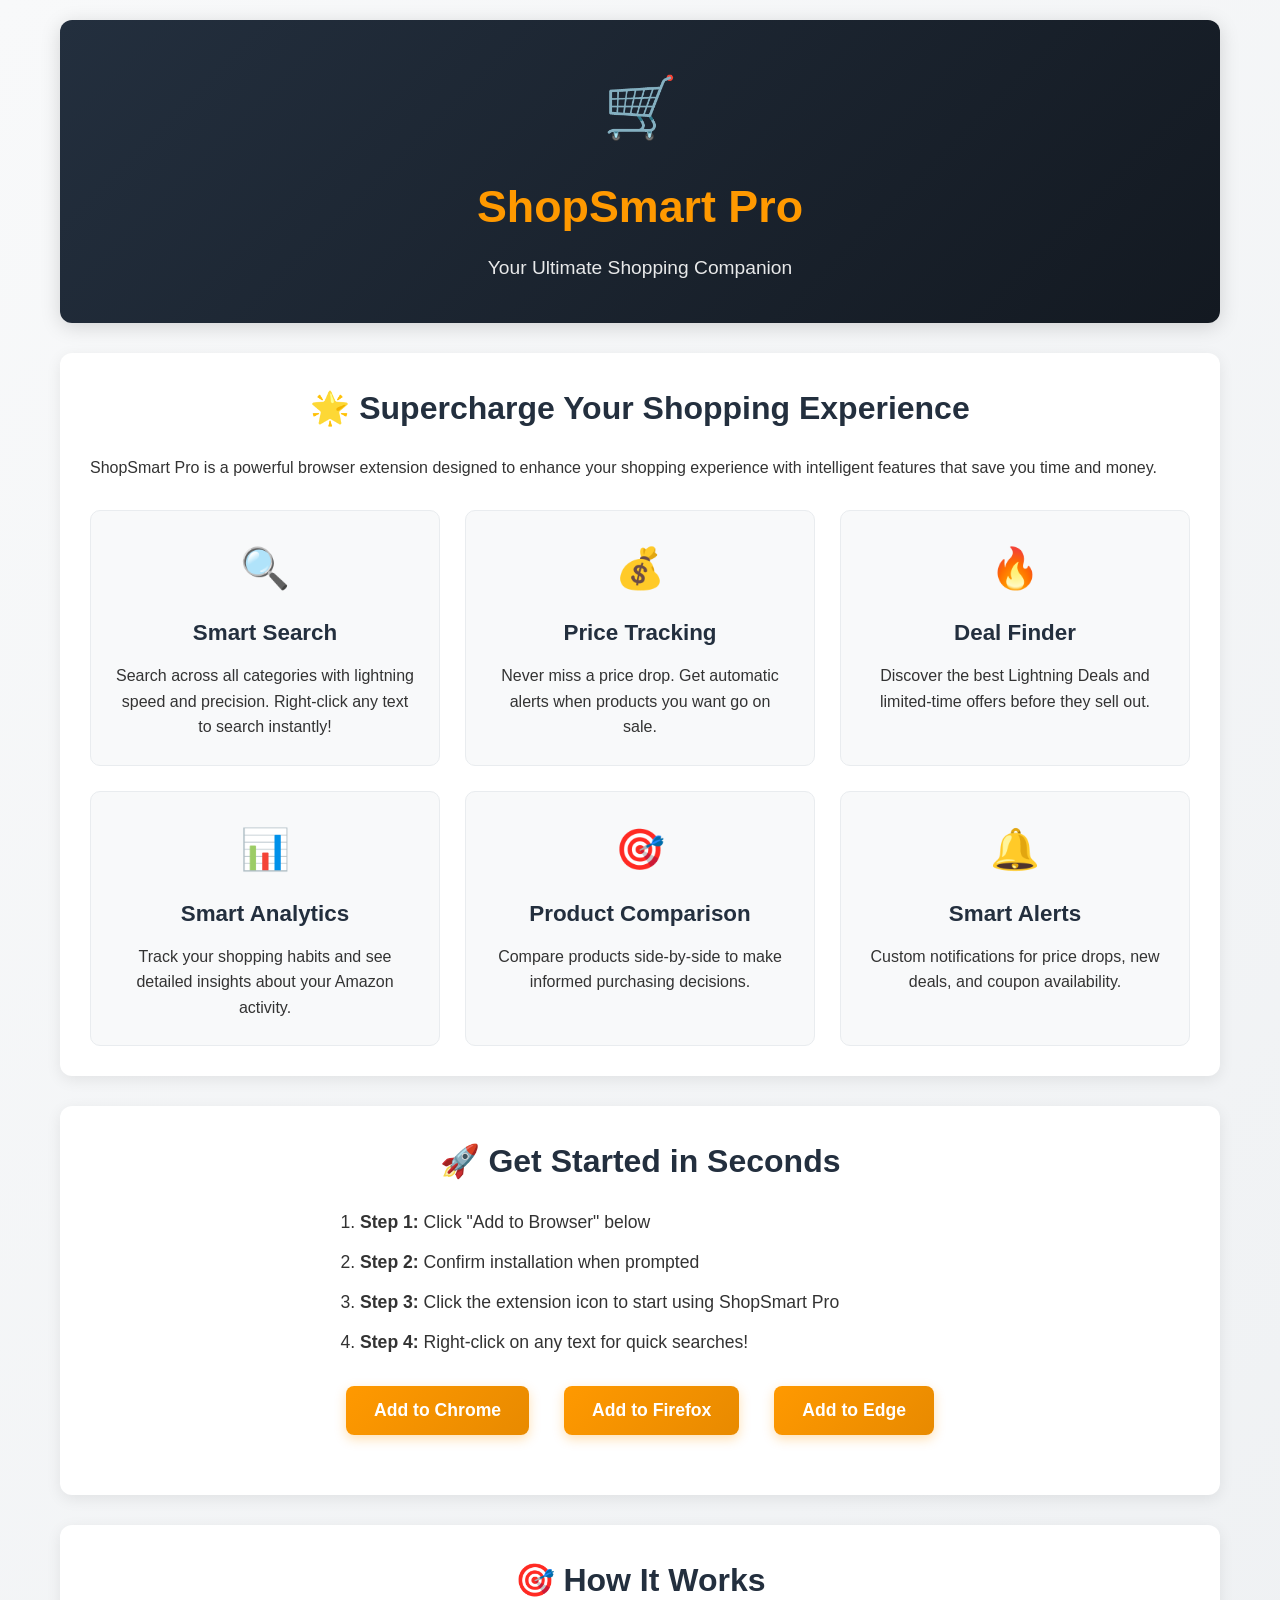
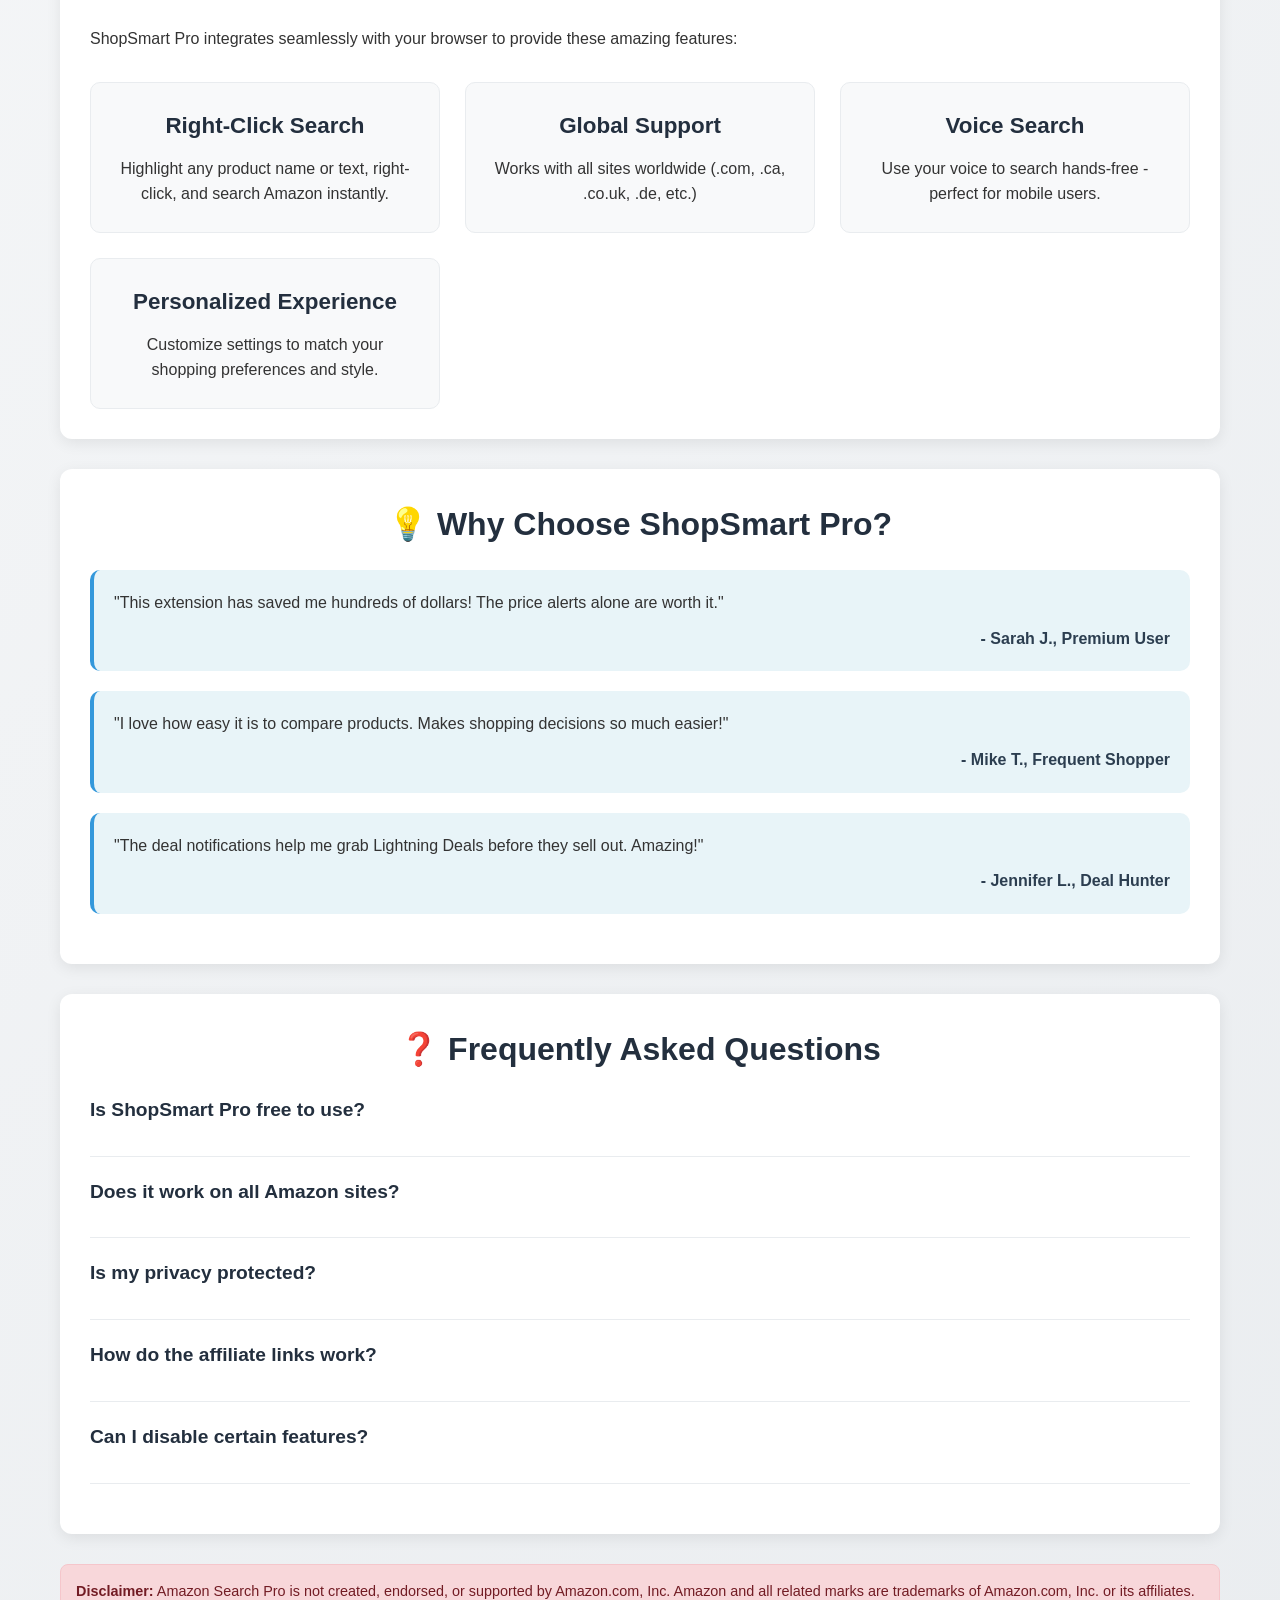
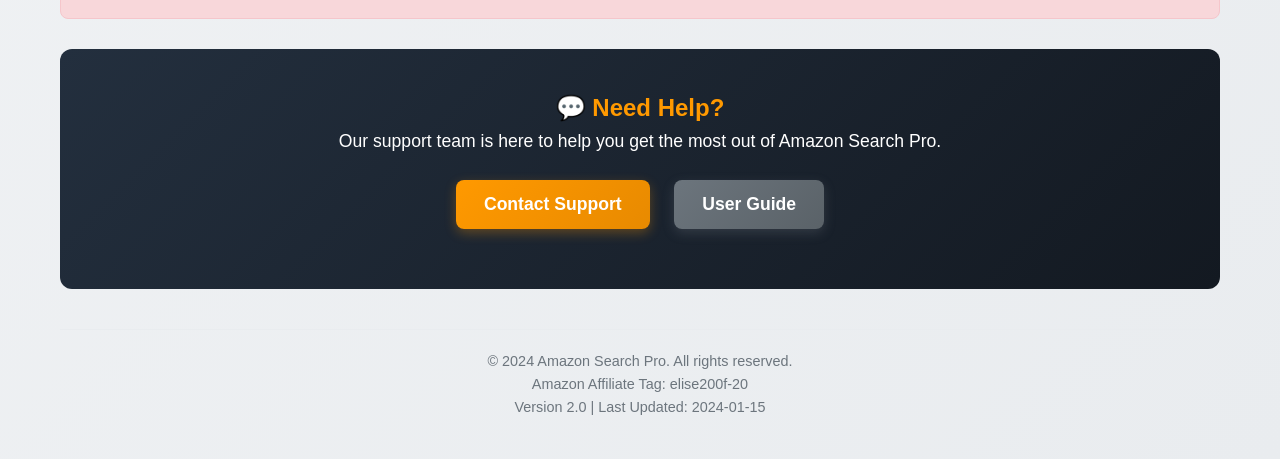
<file: index.html>
<!DOCTYPE html>
<html lang="en">
<head>
    <meta charset="UTF-8">
    <meta name="viewport" content="width=device-width, initial-scale=1.0">
    <title>ShopSmart Pro - Browser Extension</title>
    <link rel="stylesheet" href="index.css">
</head>
<body>
    <div class="container">
        <div class="header">
            <div class="logo">🛒</div>
            <h1>ShopSmart Pro</h1>
            <p>Your Ultimate Shopping Companion</p>
        </div>

        <div class="content">
            <div class="section">
                <h2>🌟 Supercharge Your Shopping Experience</h2>
                <p>ShopSmart Pro is a powerful browser extension designed to enhance your shopping experience with intelligent features that save you time and money.</p>
                
                <div class="features-grid">
                    <div class="feature-card">
                        <div class="feature-icon">🔍</div>
                        <h3>Smart Search</h3>
                        <p>Search across all categories with lightning speed and precision. Right-click any text to search instantly!</p>
                    </div>
                    
                    <div class="feature-card">
                        <div class="feature-icon">💰</div>
                        <h3>Price Tracking</h3>
                        <p>Never miss a price drop. Get automatic alerts when products you want go on sale.</p>
                    </div>
                    
                    <div class="feature-card">
                        <div class="feature-icon">🔥</div>
                        <h3>Deal Finder</h3>
                        <p>Discover the best Lightning Deals and limited-time offers before they sell out.</p>
                    </div>
                    
                    <div class="feature-card">
                        <div class="feature-icon">📊</div>
                        <h3>Smart Analytics</h3>
                        <p>Track your shopping habits and see detailed insights about your Amazon activity.</p>
                    </div>
                    
                    <div class="feature-card">
                        <div class="feature-icon">🎯</div>
                        <h3>Product Comparison</h3>
                        <p>Compare products side-by-side to make informed purchasing decisions.</p>
                    </div>
                    
                    <div class="feature-card">
                        <div class="feature-icon">🔔</div>
                        <h3>Smart Alerts</h3>
                        <p>Custom notifications for price drops, new deals, and coupon availability.</p>
                    </div>
                </div>
            </div>

            <div class="section">
                <h2>🚀 Get Started in Seconds</h2>
                <ol class="steps">
                    <li><strong>Step 1:</strong> Click "Add to Browser" below</li>
                    <li><strong>Step 2:</strong> Confirm installation when prompted</li>
                    <li><strong>Step 3:</strong> Click the extension icon to start using ShopSmart Pro </li>
                    <li><strong>Step 4:</strong> Right-click on any text for quick searches!</li>
                </ol>
                
                <div class="browser-buttons" style="text-align: center; margin: 30px 0;">
                    <button id="chromeBtn" class="btn">Add to Chrome</button>
                    <button id="firefoxBtn" class="btn">Add to Firefox</button>
                    <button id="edgeBtn" class="btn">Add to Edge</button>
                </div>
                
                <div id="installMessage" class="install-message"></div>
            </div>

            <div class="section">
                <h2>🎯 How It Works</h2>
                <p>ShopSmart Pro integrates seamlessly with your browser to provide these amazing features:</p>
                
                <div class="features-grid">
                    <div class="feature-card">
                        <h3>Right-Click Search</h3>
                        <p>Highlight any product name or text, right-click, and search Amazon instantly.</p>
                    </div>
                    
                    <div class="feature-card">
                        <h3>Global Support</h3>
                        <p>Works with all sites worldwide (.com, .ca, .co.uk, .de, etc.)</p>
                    </div>
                    
                    <div class="feature-card">
                        <h3>Voice Search</h3>
                        <p>Use your voice to search hands-free - perfect for mobile users.</p>
                    </div>
                    
                    <div class="feature-card">
                        <h3>Personalized Experience</h3>
                        <p>Customize settings to match your shopping preferences and style.</p>
                    </div>
                </div>
            </div>

            <div class="section">
                <h2>💡 Why Choose ShopSmart Pro?</h2>
                
                <div class="testimonial">
                    <p>"This extension has saved me hundreds of dollars! The price alerts alone are worth it."</p>
                    <div class="author">- Sarah J., Premium User</div>
                </div>
                
                <div class="testimonial">
                    <p>"I love how easy it is to compare products. Makes shopping decisions so much easier!"</p>
                    <div class="author">- Mike T., Frequent Shopper</div>
                </div>
                
                <div class="testimonial">
                    <p>"The deal notifications help me grab Lightning Deals before they sell out. Amazing!"</p>
                    <div class="author">- Jennifer L., Deal Hunter</div>
                </div>
            </div>

            <div class="section">
                <h2>❓ Frequently Asked Questions</h2>
                
                <div class="faq-item">
                    <div class="faq-question">Is ShopSmart Pro free to use?</div>
                    <div class="faq-answer">Yes! The extension is completely free. It's supported through affiliate program, which doesn't cost you anything extra.</div>
                </div>
                
                <div class="faq-item">
                    <div class="faq-question">Does it work on all Amazon sites?</div>
                    <div class="faq-answer">Absolutely! The extension supports all major Amazon sites including .com, .ca, .co.uk, .de, .fr, .it, .es, and more.</div>
                </div>
                
                <div class="faq-item">
                    <div class="faq-question">Is my privacy protected?</div>
                    <div class="faq-answer">Yes! We don't collect any personal information. All your data stays on your device and is never shared with third parties.</div>
                </div>
                
                <div class="faq-item">
                    <div class="faq-question">How do the affiliate links work?</div>
                    <div class="faq-answer">When you make purchases through our links, Amazon pays a small commission that supports development. There's no extra cost to you!</div>
                </div>
                
                <div class="faq-item">
                    <div class="faq-question">Can I disable certain features?</div>
                    <div class="faq-answer">Yes! The extension is fully customizable. You can enable/disable any feature in the settings.</div>
                </div>
            </div>

            <div class="disclaimer">
                <strong>Disclaimer:</strong> Amazon Search Pro is not created, endorsed, or supported by Amazon.com, Inc. Amazon and all related marks are trademarks of Amazon.com, Inc. or its affiliates.
            </div>

            <div class="support-section">
                <h2>💬 Need Help?</h2>
                <p>Our support team is here to help you get the most out of Amazon Search Pro.</p>
                <div style="margin: 20px 0;">
                    <button id="contactBtn" class="btn">Contact Support</button>
                    <button id="guideBtn" class="btn btn-secondary">User Guide</button>
                </div>
            </div>
        </div>

        <div class="footer">
            <p>© 2024 Amazon Search Pro. All rights reserved.</p>
            <p>Amazon Affiliate Tag: elise200f-20</p>
            <p>Version 2.0 | Last Updated: 2024-01-15</p>
        </div>
    </div>

    <script src="index.js"></script>
</body>
</html>
</file>
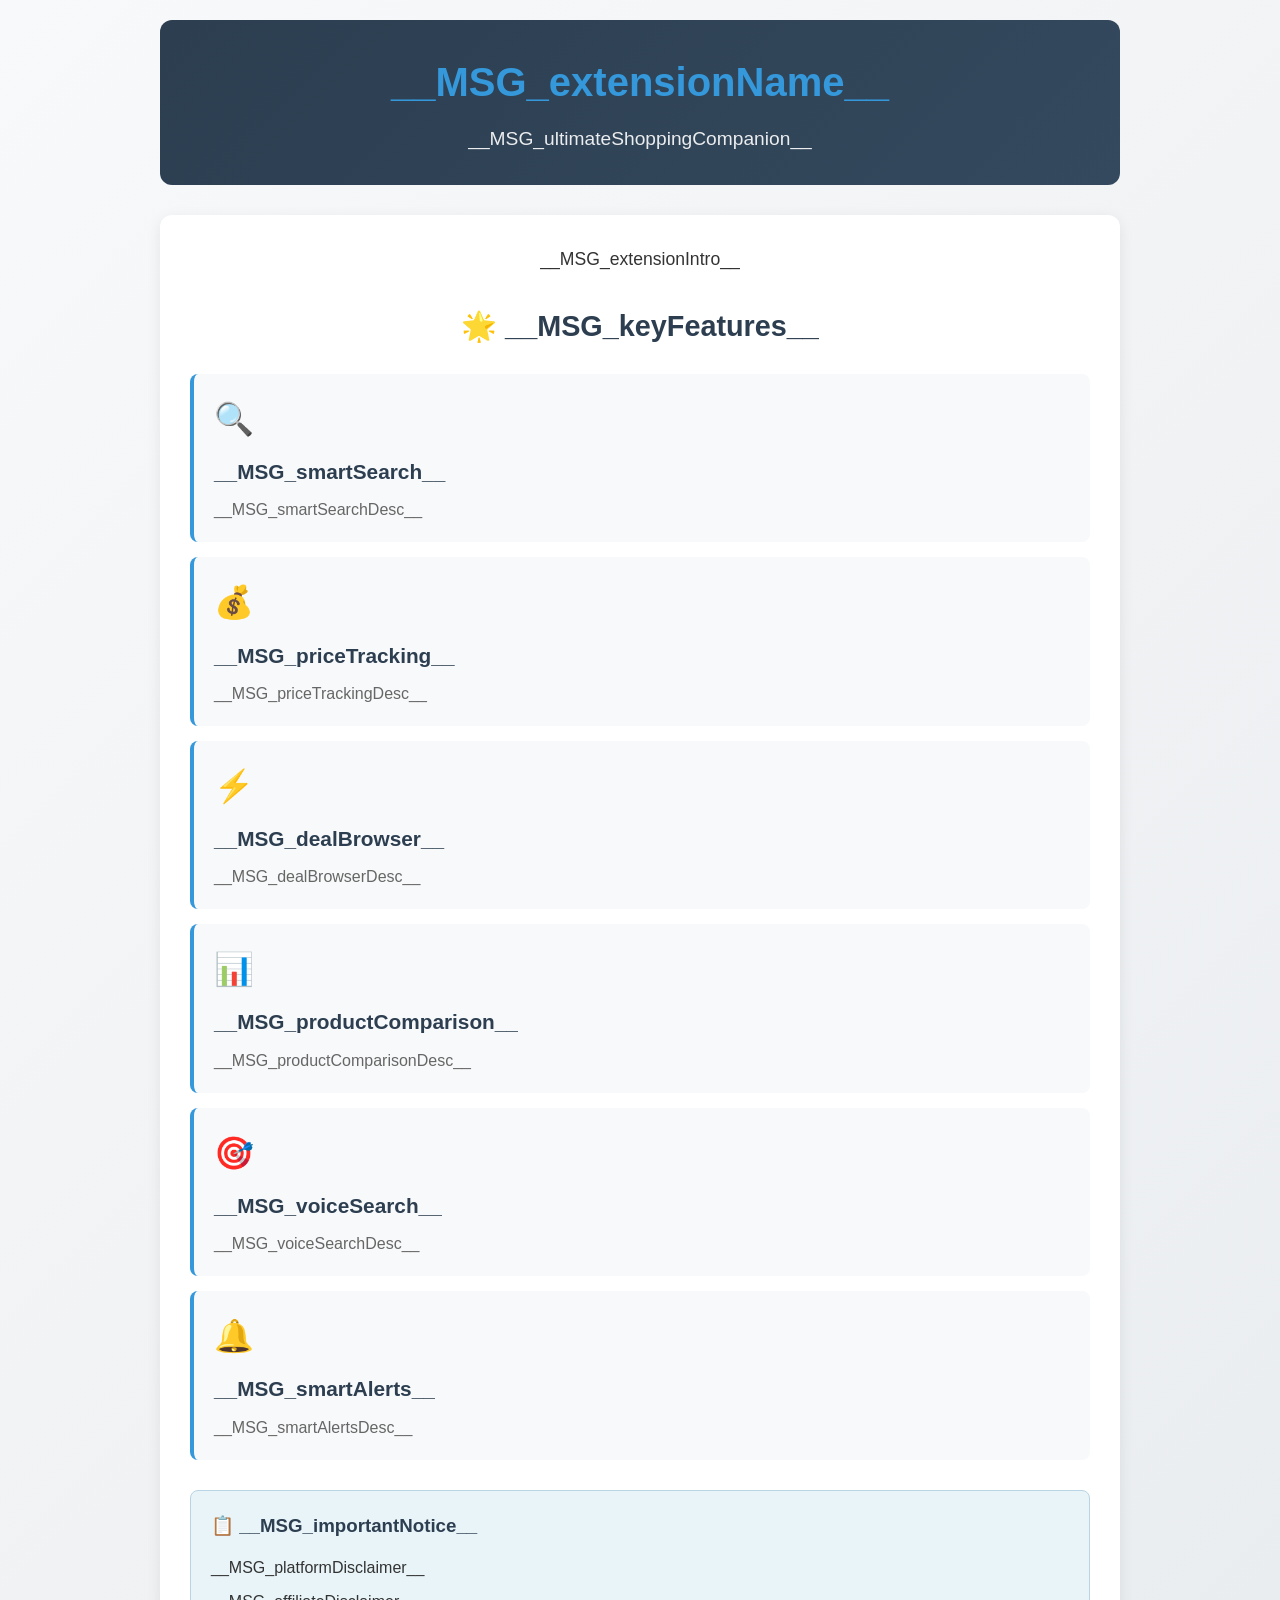
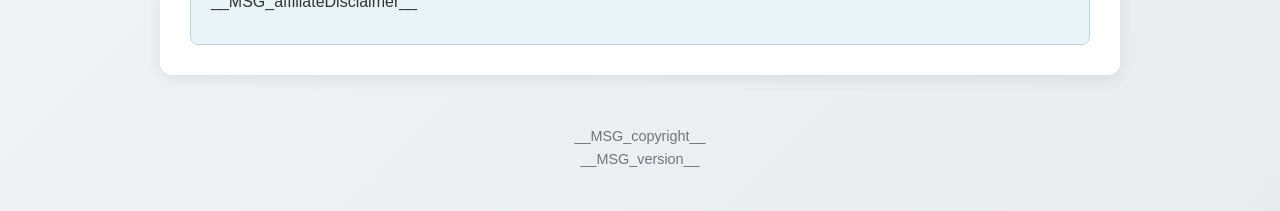
<file: about.html>
<!DOCTYPE html>
<html lang="en">
<head>
    <meta charset="UTF-8">
    <meta name="viewport" content="width=device-width, initial-scale=1.0">
    <title>About ShopSmart Pro</title>
    <link rel="stylesheet" href="about.css">
    <script src="utils/i18n-fix.js"></script>
</head>
<body>
    <div class="container">
        <header class="header">
            <h1>__MSG_extensionName__</h1>
            <p>__MSG_ultimateShoppingCompanion__</p>
        </header>

        <main class="content">
            <section class="intro">
                <p>__MSG_extensionIntro__</p>
            </section>

            <section class="features">
                <h2>🌟 __MSG_keyFeatures__</h2>
                <div class="feature-card">
                    <div class="feature-icon">🔍</div>
                    <h3>__MSG_smartSearch__</h3>
                    <p>__MSG_smartSearchDesc__</p>
                </div>
                <div class="feature-card">
                    <div class="feature-icon">💰</div>
                    <h3>__MSG_priceTracking__</h3>
                    <p>__MSG_priceTrackingDesc__</p>
                </div>
                <div class="feature-card">
                    <div class="feature-icon">⚡</div>
                    <h3>__MSG_dealBrowser__</h3>
                    <p>__MSG_dealBrowserDesc__</p>
                </div>
                <div class="feature-card">
                    <div class="feature-icon">📊</div>
                    <h3>__MSG_productComparison__</h3>
                    <p>__MSG_productComparisonDesc__</p>
                </div>
                <div class="feature-card">
                    <div class="feature-icon">🎯</div>
                    <h3>__MSG_voiceSearch__</h3>
                    <p>__MSG_voiceSearchDesc__</p>
                </div>
                <div class="feature-card">
                    <div class="feature-icon">🔔</div>
                    <h3>__MSG_smartAlerts__</h3>
                    <p>__MSG_smartAlertsDesc__</p>
                </div>
            </section>

            <section class="disclaimer">
                <h3>📋 __MSG_importantNotice__</h3>
                <p>__MSG_platformDisclaimer__</p>
                <p>__MSG_affiliateDisclaimer__</p>
            </section>
        </main>

        <footer class="footer">
            <p>__MSG_copyright__</p>
            <p>__MSG_version__</p>
        </footer>
    </div>

    <script src="about.js"></script>
</body>
</html>
</file>
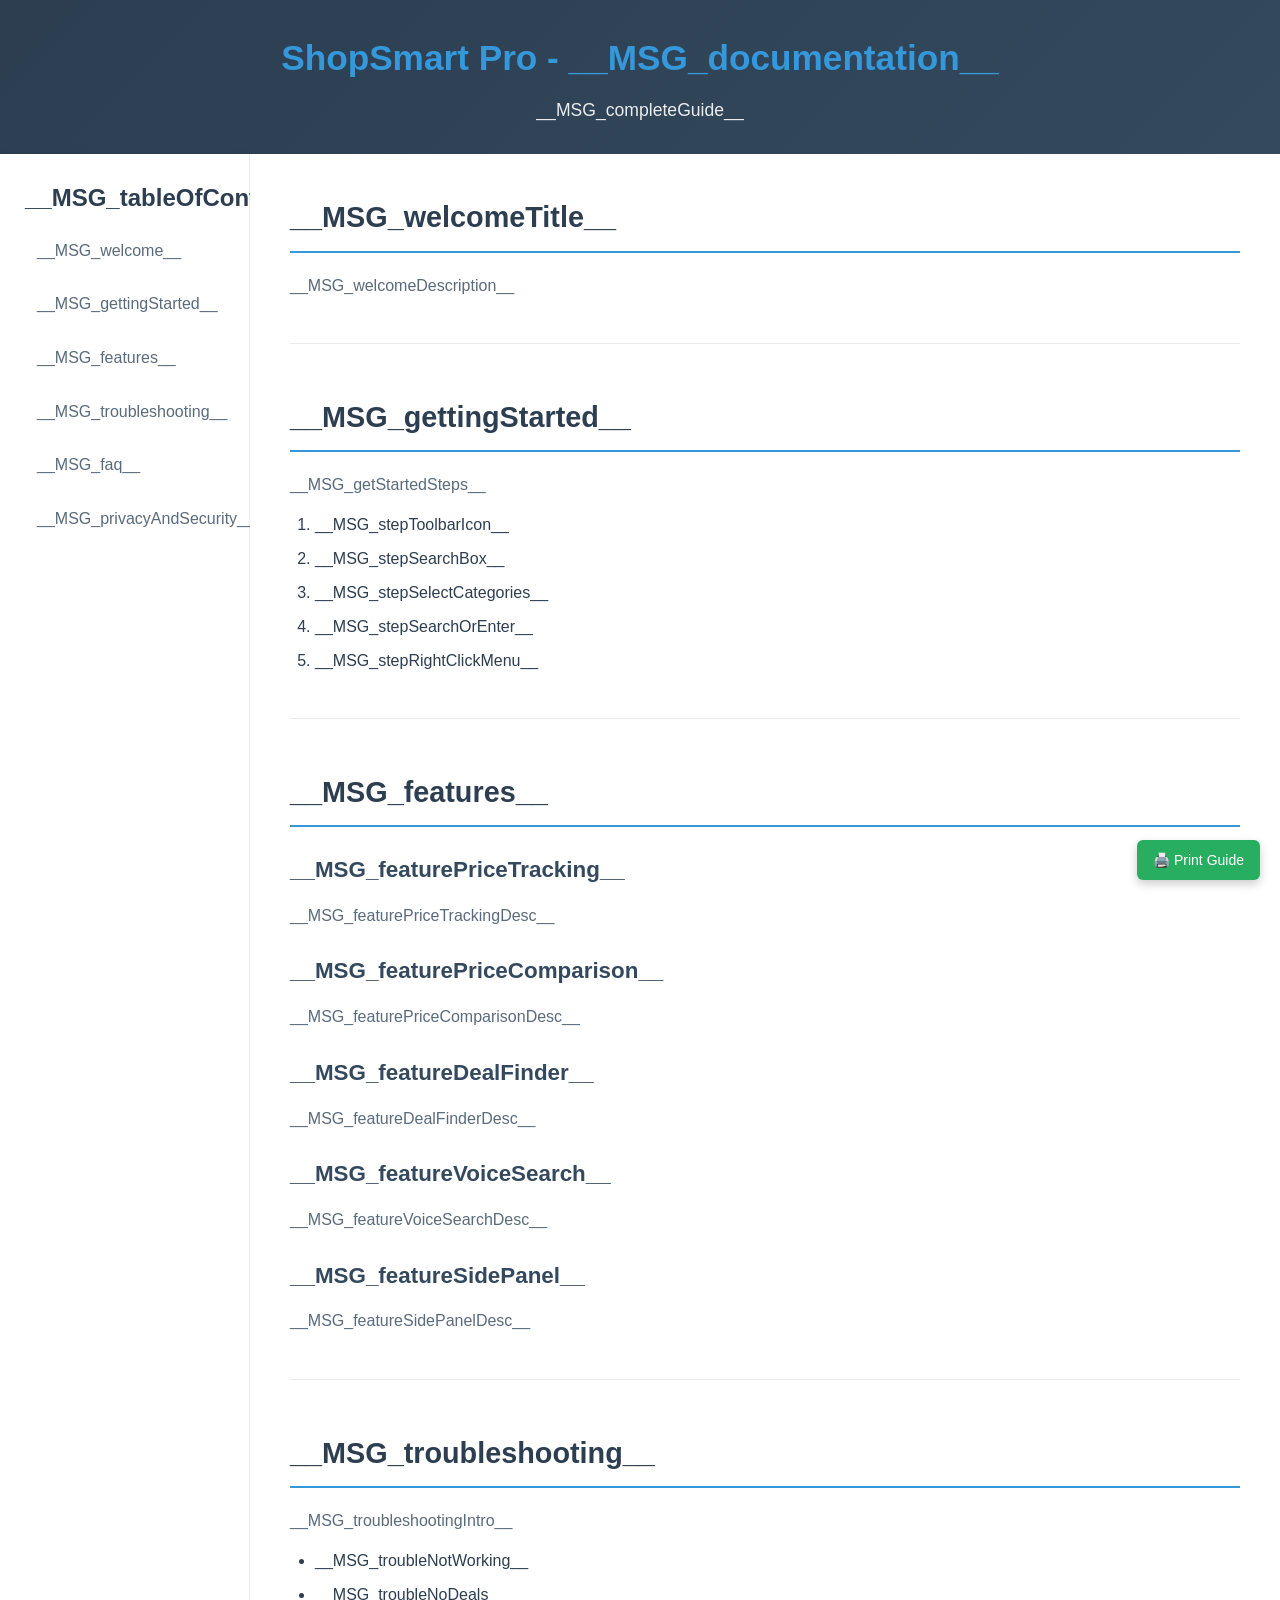
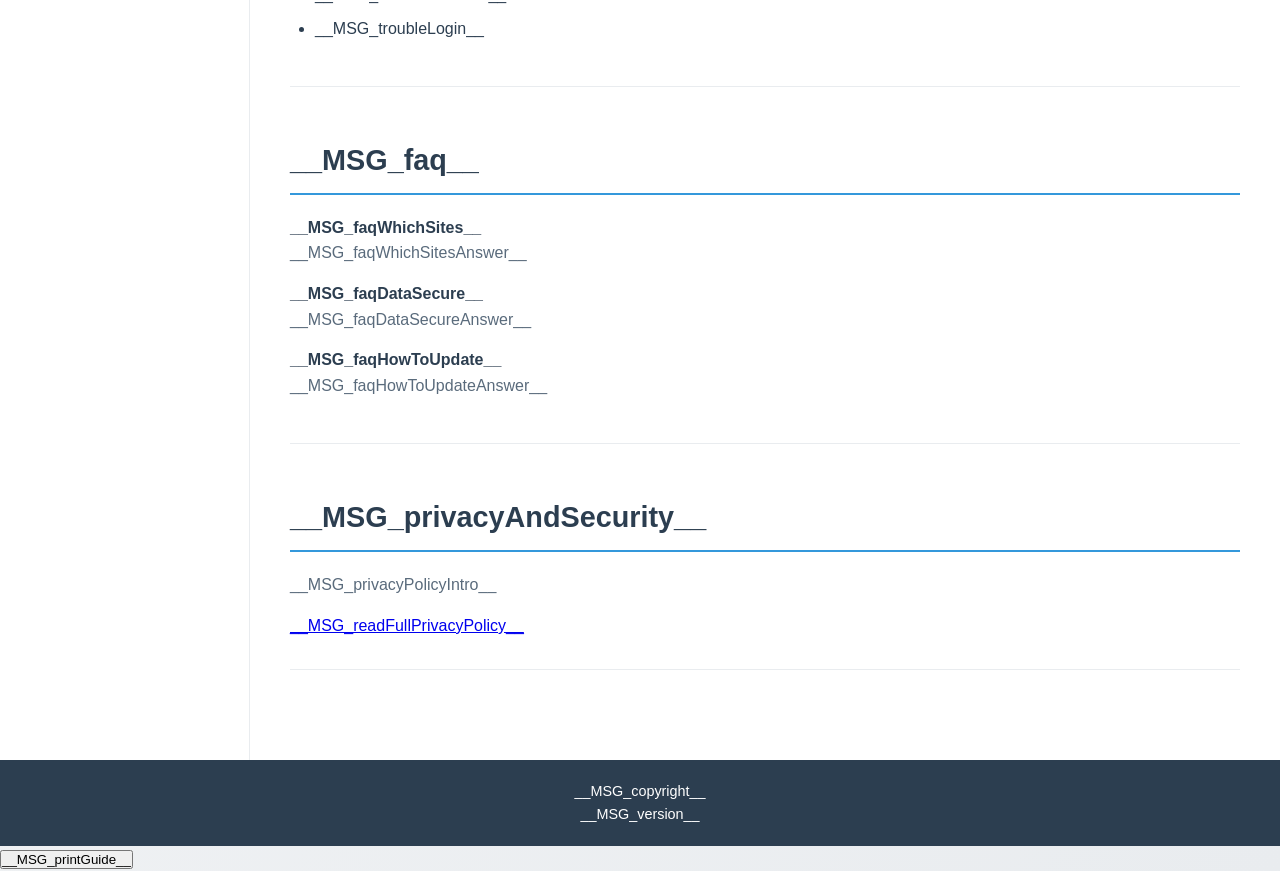
<file: documentation.html>
<!DOCTYPE html>
<html lang="en">
<head>
    <meta charset="UTF-8">
    <meta name="viewport" content="width=device-width, initial-scale=1.0">
    <title>__MSG_extensionName__ - __MSG_documentation__</title>
    <link rel="stylesheet" href="documentation.css">
</head>
<body class="light-mode">
    <div class="container">
        <header class="header">
            <h1>ShopSmart Pro - <span data-i18n="documentation">__MSG_documentation__</span></h1>
            <p data-i18n="completeGuide">__MSG_completeGuide__</p>
        </header>

        <nav class="sidebar">
            <h2 data-i18n="tableOfContents">__MSG_tableOfContents__</h2>
            <ul>
                <li><a href="#welcome" data-i18n="welcome">__MSG_welcome__</a></li>
                <li><a href="#getting-started" data-i18n="gettingStarted">__MSG_gettingStarted__</a></li>
                <li><a href="#features" data-i18n="features">__MSG_features__</a></li>
                <li><a href="#troubleshooting" data-i18n="troubleshooting">__MSG_troubleshooting__</a></li>
                <li><a href="#faq" data-i18n="faq">__MSG_faq__</a></li>
                <li><a href="#privacy" data-i18n="privacyAndSecurity">__MSG_privacyAndSecurity__</a></li>
            </ul>
        </nav>

        <main class="content">
            <section id="welcome">
                <h2 data-i18n="welcomeTitle">__MSG_welcomeTitle__</h2>
                <p data-i18n="welcomeDescription">__MSG_welcomeDescription__</p>
            </section>

            <section id="getting-started">
                <h2><i class="fas fa-rocket"></i> <span data-i18n="gettingStarted">__MSG_gettingStarted__</span></h2>
                <p data-i18n="getStartedSteps">__MSG_getStartedSteps__</p>
                <ol>
                    <li data-i18n="stepToolbarIcon">__MSG_stepToolbarIcon__</li>
                    <li data-i18n="stepSearchBox">__MSG_stepSearchBox__</li>
                    <li data-i18n="stepSelectCategories">__MSG_stepSelectCategories__</li>
                    <li data-i18n="stepSearchOrEnter">__MSG_stepSearchOrEnter__</li>
                    <li data-i18n="stepRightClickMenu">__MSG_stepRightClickMenu__</li>
                </ol>
            </section>

            <section id="features">
                <h2 data-i18n="features">__MSG_features__</h2>
                <div class="feature">
                    <h3 data-i18n="featurePriceTracking">__MSG_featurePriceTracking__</h3>
                    <p data-i18n="featurePriceTrackingDesc">__MSG_featurePriceTrackingDesc__</p>
                </div>
                <div class="feature">
                    <h3 data-i18n="featurePriceComparison">__MSG_featurePriceComparison__</h3>
                    <p data-i18n="featurePriceComparisonDesc">__MSG_featurePriceComparisonDesc__</p>
                </div>
                <div class="feature">
                    <h3 data-i18n="featureDealFinder">__MSG_featureDealFinder__</h3>
                    <p data-i18n="featureDealFinderDesc">__MSG_featureDealFinderDesc__</p>
                </div>
                <div class="feature">
                    <h3 data-i18n="featureVoiceSearch">__MSG_featureVoiceSearch__</h3>
                    <p data-i18n="featureVoiceSearchDesc">__MSG_featureVoiceSearchDesc__</p>
                </div>
                <div class="feature">
                    <h3 data-i18n="featureSidePanel">__MSG_featureSidePanel__</h3>
                    <p data-i18n="featureSidePanelDesc">__MSG_featureSidePanelDesc__</p>
                </div>
            </section>

            <section id="troubleshooting">
                <h2 data-i18n="troubleshooting">__MSG_troubleshooting__</h2>
                <p data-i18n="troubleshootingIntro">__MSG_troubleshootingIntro__</p>
                <ul>
                    <li data-i18n="troubleNotWorking">__MSG_troubleNotWorking__</li>
                    <li data-i18n="troubleNoDeals">__MSG_troubleNoDeals__</li>
                    <li data-i18n="troubleLogin">__MSG_troubleLogin__</li>
                </ul>
            </section>

            <section id="faq">
                <h2 data-i18n="faq">__MSG_faq__</h2>
                <div class="faq-item">
                    <h4 data-i18n="faqWhichSites">__MSG_faqWhichSites__</h4>
                    <p data-i18n="faqWhichSitesAnswer">__MSG_faqWhichSitesAnswer__</p>
                </div>
                <div class="faq-item">
                    <h4 data-i18n="faqDataSecure">__MSG_faqDataSecure__</h4>
                    <p data-i18n="faqDataSecureAnswer">__MSG_faqDataSecureAnswer__</p>
                </div>
                <div class="faq-item">
                    <h4 data-i18n="faqHowToUpdate">__MSG_faqHowToUpdate__</h4>
                    <p data-i18n="faqHowToUpdateAnswer">__MSG_faqHowToUpdateAnswer__</p>
                </div>
            </section>

            <section id="privacy">
                <h2 data-i18n="privacyAndSecurity">__MSG_privacyAndSecurity__</h2>
                <p data-i18n="privacyPolicyIntro">__MSG_privacyPolicyIntro__</p>
                <a href="privacy.html" target="_blank" data-i18n="readFullPrivacyPolicy">__MSG_readFullPrivacyPolicy__</a>
            </section>
        </main>

        <footer class="footer">
            <p>__MSG_copyright__</p>
            <p>__MSG_version__</p>
        </footer>
    </div>

    <button id="print-button" data-i18n="printGuide">__MSG_printGuide__</button>
    <script src="documentation.js"></script>
    <script src="documentation-i18n.js"></script>
</body>
</html>
</file>
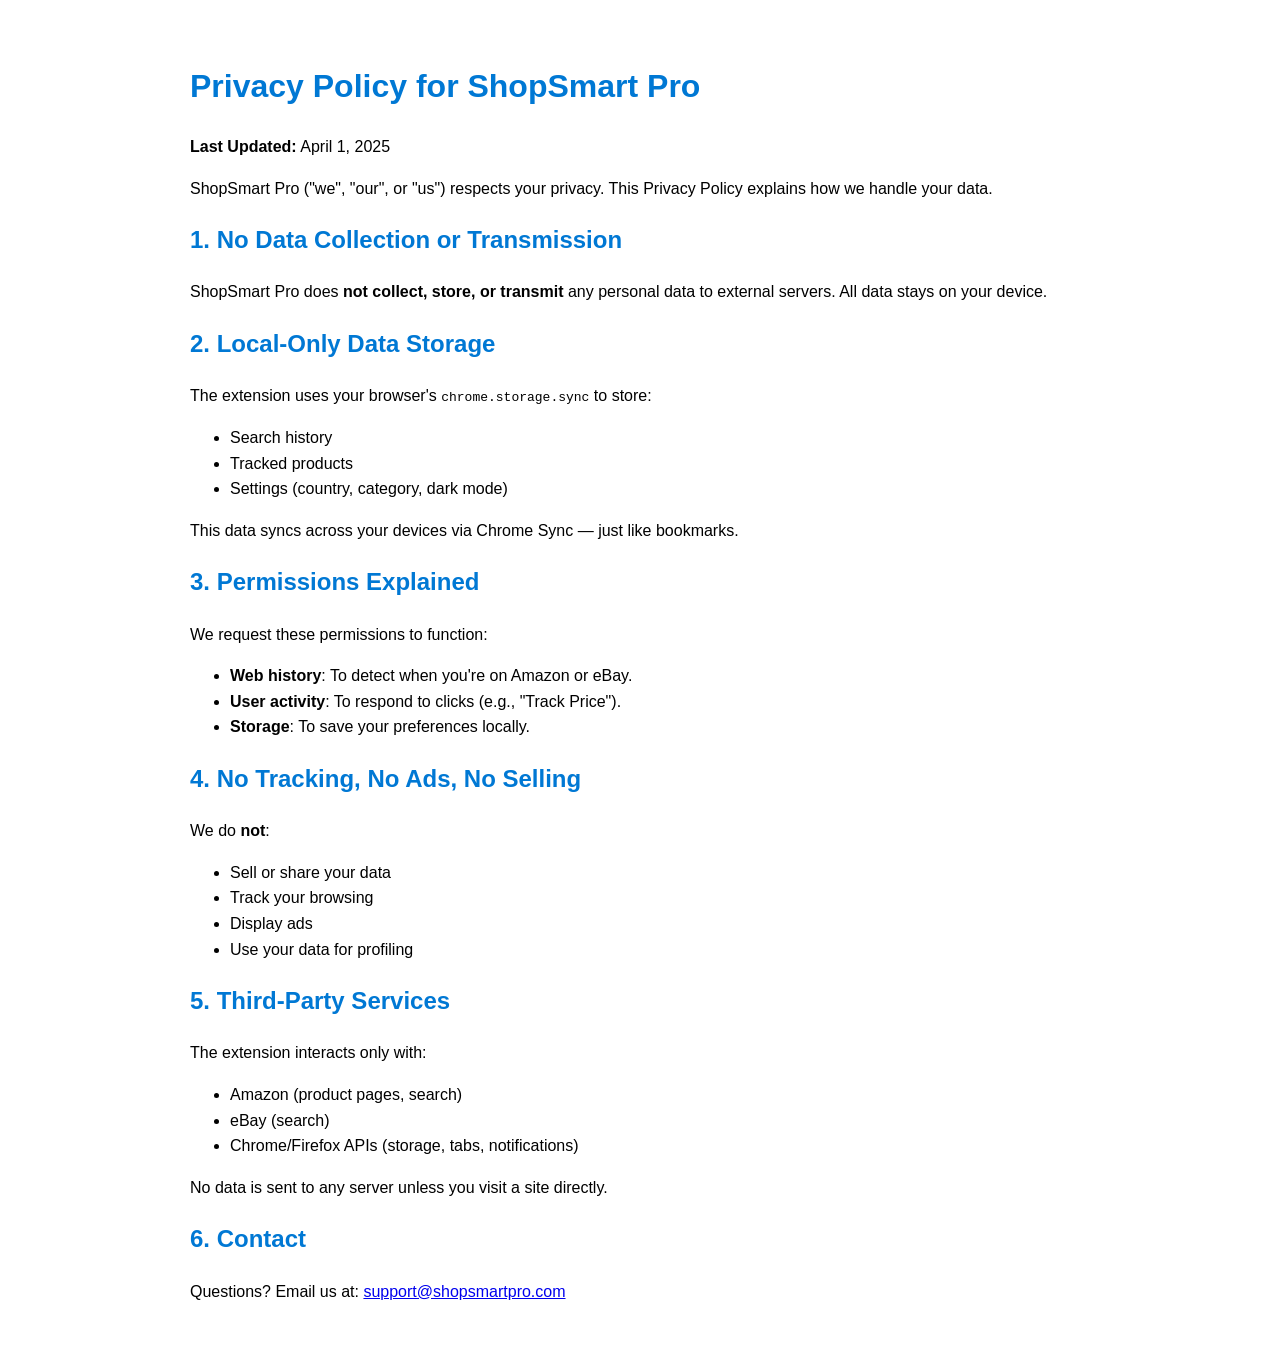
<file: privacy.html>
<!DOCTYPE html>
<html lang="en">
<head>
    <meta charset="utf-8">
    <title>Privacy Policy - ShopSmart Pro</title>
    <style>
        body { font-family: 'Segoe UI', sans-serif; padding: 40px; max-width: 900px; margin: 0 auto; line-height: 1.6; }
        h1, h2 { color: #0078d4; }
    </style>
</head>
<body>
    <h1>Privacy Policy for ShopSmart Pro</h1>
    <p><strong>Last Updated:</strong> April 1, 2025</p>

    <p>ShopSmart Pro ("we", "our", or "us") respects your privacy. This Privacy Policy explains how we handle your data.</p>

    <h2>1. No Data Collection or Transmission</h2>
    <p>ShopSmart Pro does <strong>not collect, store, or transmit</strong> any personal data to external servers. All data stays on your device.</p>

    <h2>2. Local-Only Data Storage</h2>
    <p>The extension uses your browser's <code>chrome.storage.sync</code> to store:</p>
    <ul>
        <li>Search history</li>
        <li>Tracked products</li>
        <li>Settings (country, category, dark mode)</li>
    </ul>
    <p>This data syncs across your devices via Chrome Sync — just like bookmarks.</p>

    <h2>3. Permissions Explained</h2>
    <p>We request these permissions to function:</p>
    <ul>
        <li><strong>Web history</strong>: To detect when you're on Amazon or eBay.</li>
        <li><strong>User activity</strong>: To respond to clicks (e.g., "Track Price").</li>
        <li><strong>Storage</strong>: To save your preferences locally.</li>
    </ul>

    <h2>4. No Tracking, No Ads, No Selling</h2>
    <p>We do <strong>not</strong>:</p>
    <ul>
        <li>Sell or share your data</li>
        <li>Track your browsing</li>
        <li>Display ads</li>
        <li>Use your data for profiling</li>
    </ul>

    <h2>5. Third-Party Services</h2>
    <p>The extension interacts only with:</p>
    <ul>
        <li>Amazon (product pages, search)</li>
        <li>eBay (search)</li>
        <li>Chrome/Firefox APIs (storage, tabs, notifications)</li>
    </ul>
    <p>No data is sent to any server unless you visit a site directly.</p>

    <h2>6. Contact</h2>
    <p>Questions? Email us at: <a href="mailto:imchichi.services@gmail.com">support@shopsmartpro.com</a></p>
</body>
</html>
</file>
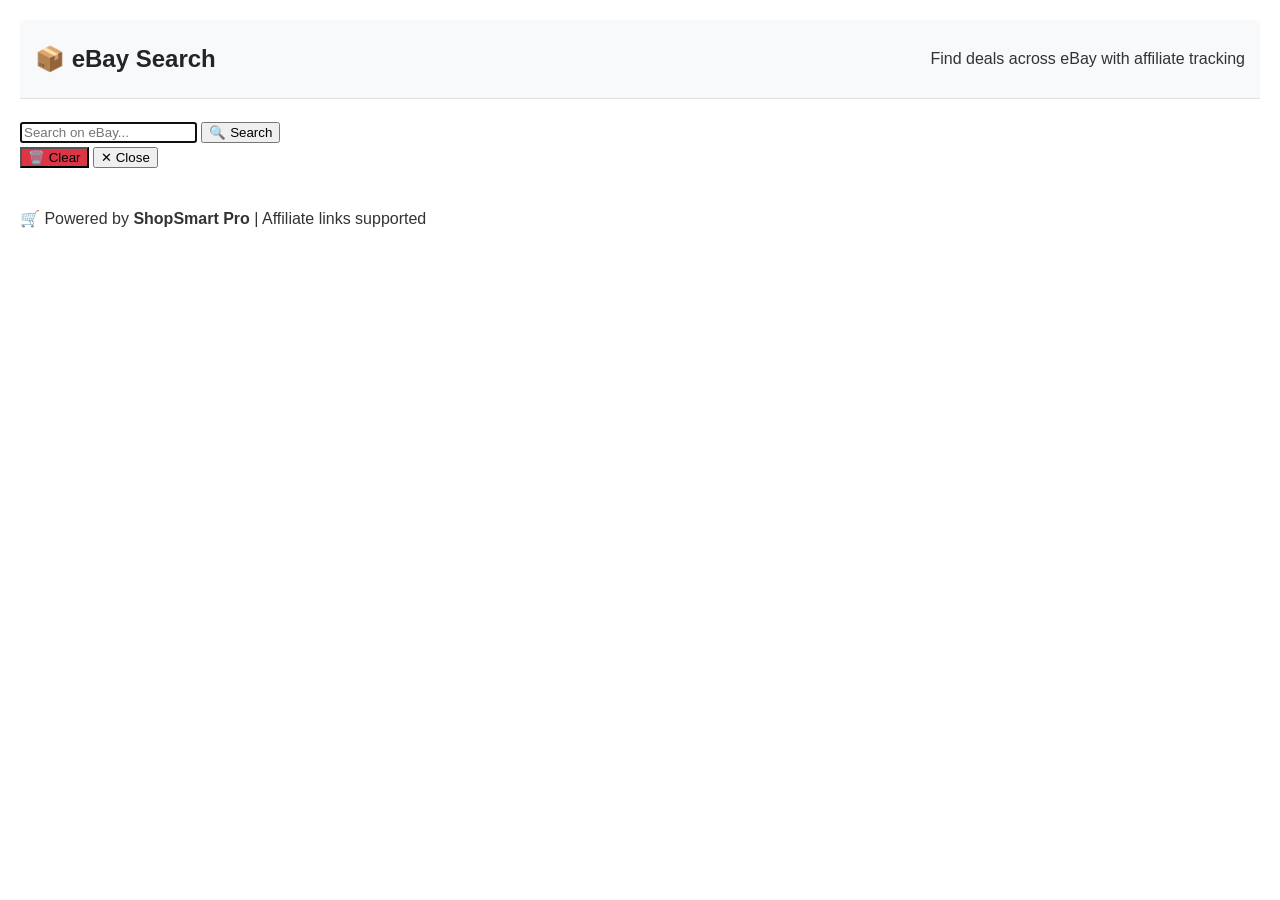
<file: ebay/ebay.html>
<!DOCTYPE html>
<html lang="en">
<head>
  <meta charset="UTF-8" />
  <meta name="viewport" content="width=device-width, initial-scale=1.0" />
  <title>📦 eBay Search - ShopSmart Pro</title>
  <link rel="stylesheet" href="ebay.css" />
  <!-- Prevent CSP warnings -->
  <meta http-equiv="Content-Security-Policy" content="script-src 'self'; object-src 'none';">
</head>
<body class="">
  <!-- Default: light mode (no class), dark-mode added by JS -->
  <div class="container">
    <!-- Header -->
    <header class="header">
      <h1>📦 eBay Search</h1>
      <p class="subtitle">Find deals across eBay with affiliate tracking</p>
      
    </header>

    <!-- Search Form -->
    <form id="searchForm" class="search-box" novalidate>
      <input 
        type="text" 
        id="searchInput" 
        placeholder="Search on eBay..." 
        autofocus
      />
      <button type="submit" id="searchBtn" class="btn btn-primary">🔍 Search</button>
    </form>

    <!-- Action Controls -->
    <div class="action-controls">
      <button id="clearSearch" class="btn btn-secondary">🗑️ Clear</button>
      <button id="closeBtn" class="btn btn-danger">✕ Close</button>
    </div>

    <!-- Loading Indicator -->
    <div id="loading" class="loading" style="display: none;">
      <p>🔍 Searching eBay...</p>
    </div>

    <!-- Error Message -->
    <div id="error" class="error" style="display: none;"></div>

    <!-- Results Grid -->
    <main id="results" class="results-grid">
      <!-- Results injected here by ebay.js -->
    </main>

    <!-- Footer -->
    <footer class="footer">
      <p>🛒 Powered by <strong>ShopSmart Pro</strong> | Affiliate links supported</p>
    </footer>
  </div>

  <!-- External JS (CSP-compliant) -->
  <script src="ebay.js"></script>
</body>
</html>
</file>
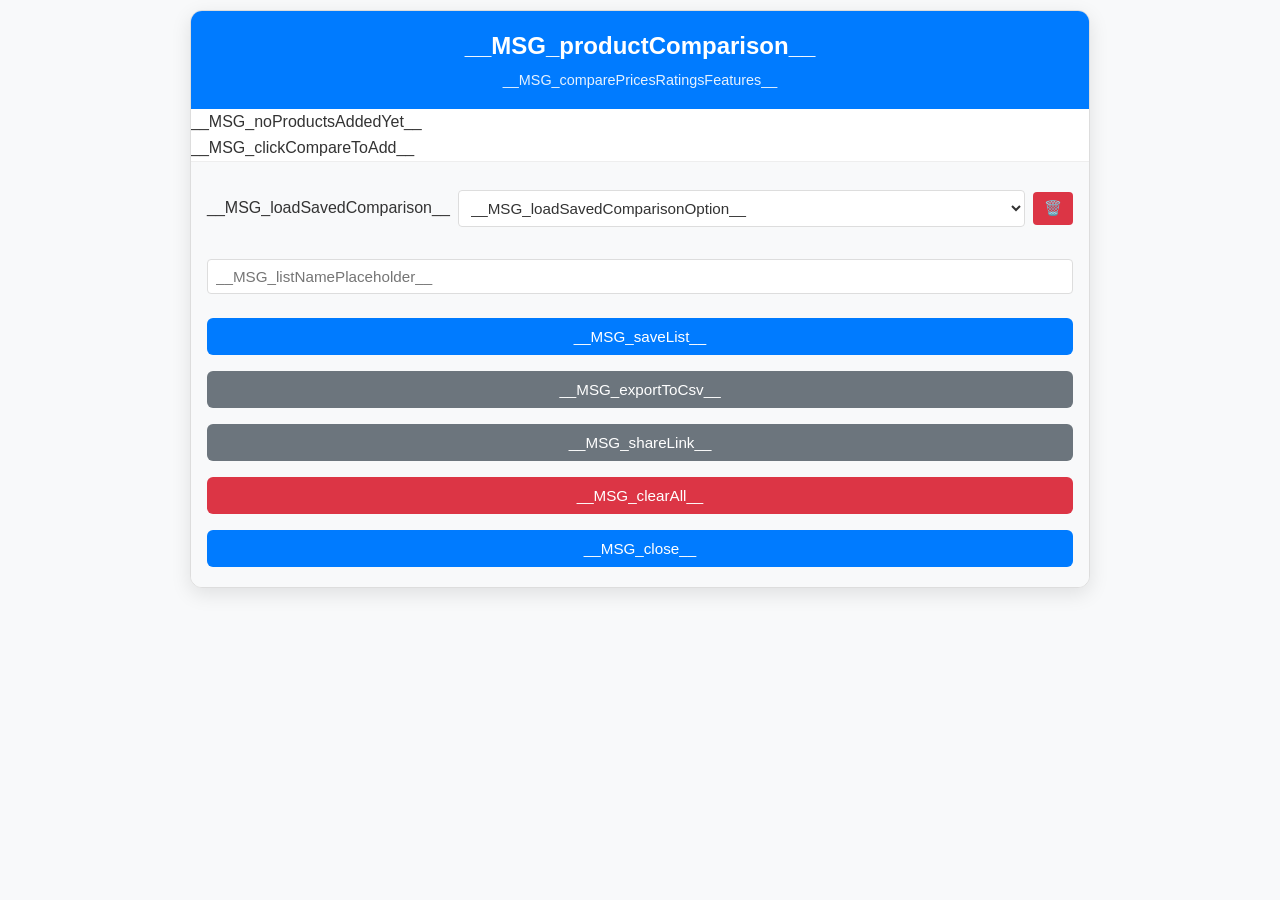
<file: popup/comparison.html>
<!DOCTYPE html>
<html lang="en">
<head>
    <meta charset="UTF-8" />
    <meta name="viewport" content="width=device-width, initial-scale=1.0" />
    <title>__MSG_productComparisonTitle__</title>
    <link rel="stylesheet" href="comparison.css" />
    <!-- Prevent CSP warnings -->
    <meta http-equiv="Content-Security-Policy" content="script-src 'self'; object-src 'none';">
</head>
<body class="light-mode">
    <div class="container">
        <!-- Header -->
        <header class="header">
            <h1>__MSG_productComparison__</h1>
            <p class="subtitle">__MSG_comparePricesRatingsFeatures__</p>
        </header>

        <!-- Results Grid -->
        <main id="comparisonResults" class="results">
            <!-- Will be filled by comparison.js -->
            <div class="empty-state">
                <p>__MSG_noProductsAddedYet__</p>
                <p class="hint">__MSG_clickCompareToAdd__</p>
            </div>
        </main>

        <!-- Action Footer -->
        <footer class="actions">
            <!-- Load Saved List -->
            <div class="saved-lists-control">
                <label for="loadList" class="sr-only">__MSG_loadSavedComparison__</label>
                <select id="loadList" class="load-list-select" aria-label="__MSG_loadSavedComparison__">
                    <option value="">__MSG_loadSavedComparisonOption__</option>
                </select>
                <button id="deleteList" class="btn btn-danger btn-sm" title="__MSG_deleteSelectedList__">🗑️</button>
            </div>

            <!-- Save List -->
            <input 
                type="text" 
                id="listName" 
                placeholder="__MSG_listNamePlaceholder__" 
                class="save-list-input" 
                aria-label="__MSG_nameThisComparisonList__"
            />

            <!-- Buttons -->
            <button id="saveList" class="btn btn-primary btn-block">__MSG_saveList__</button>
            <button id="exportCsv" class="btn btn-secondary btn-block">__MSG_exportToCsv__</button>
            <button id="shareBtn" class="btn btn-secondary btn-block">__MSG_shareLink__</button>
            <button id="clearComparison" class="btn btn-danger btn-block">__MSG_clearAll__</button>
            <button id="closeComparison" class="btn btn-primary btn-block">__MSG_close__</button>
        </footer>
    </div>

    <!-- External JS (CSP-compliant) -->
    <script src="comparison.js"></script>
</body>
</html>
</file>
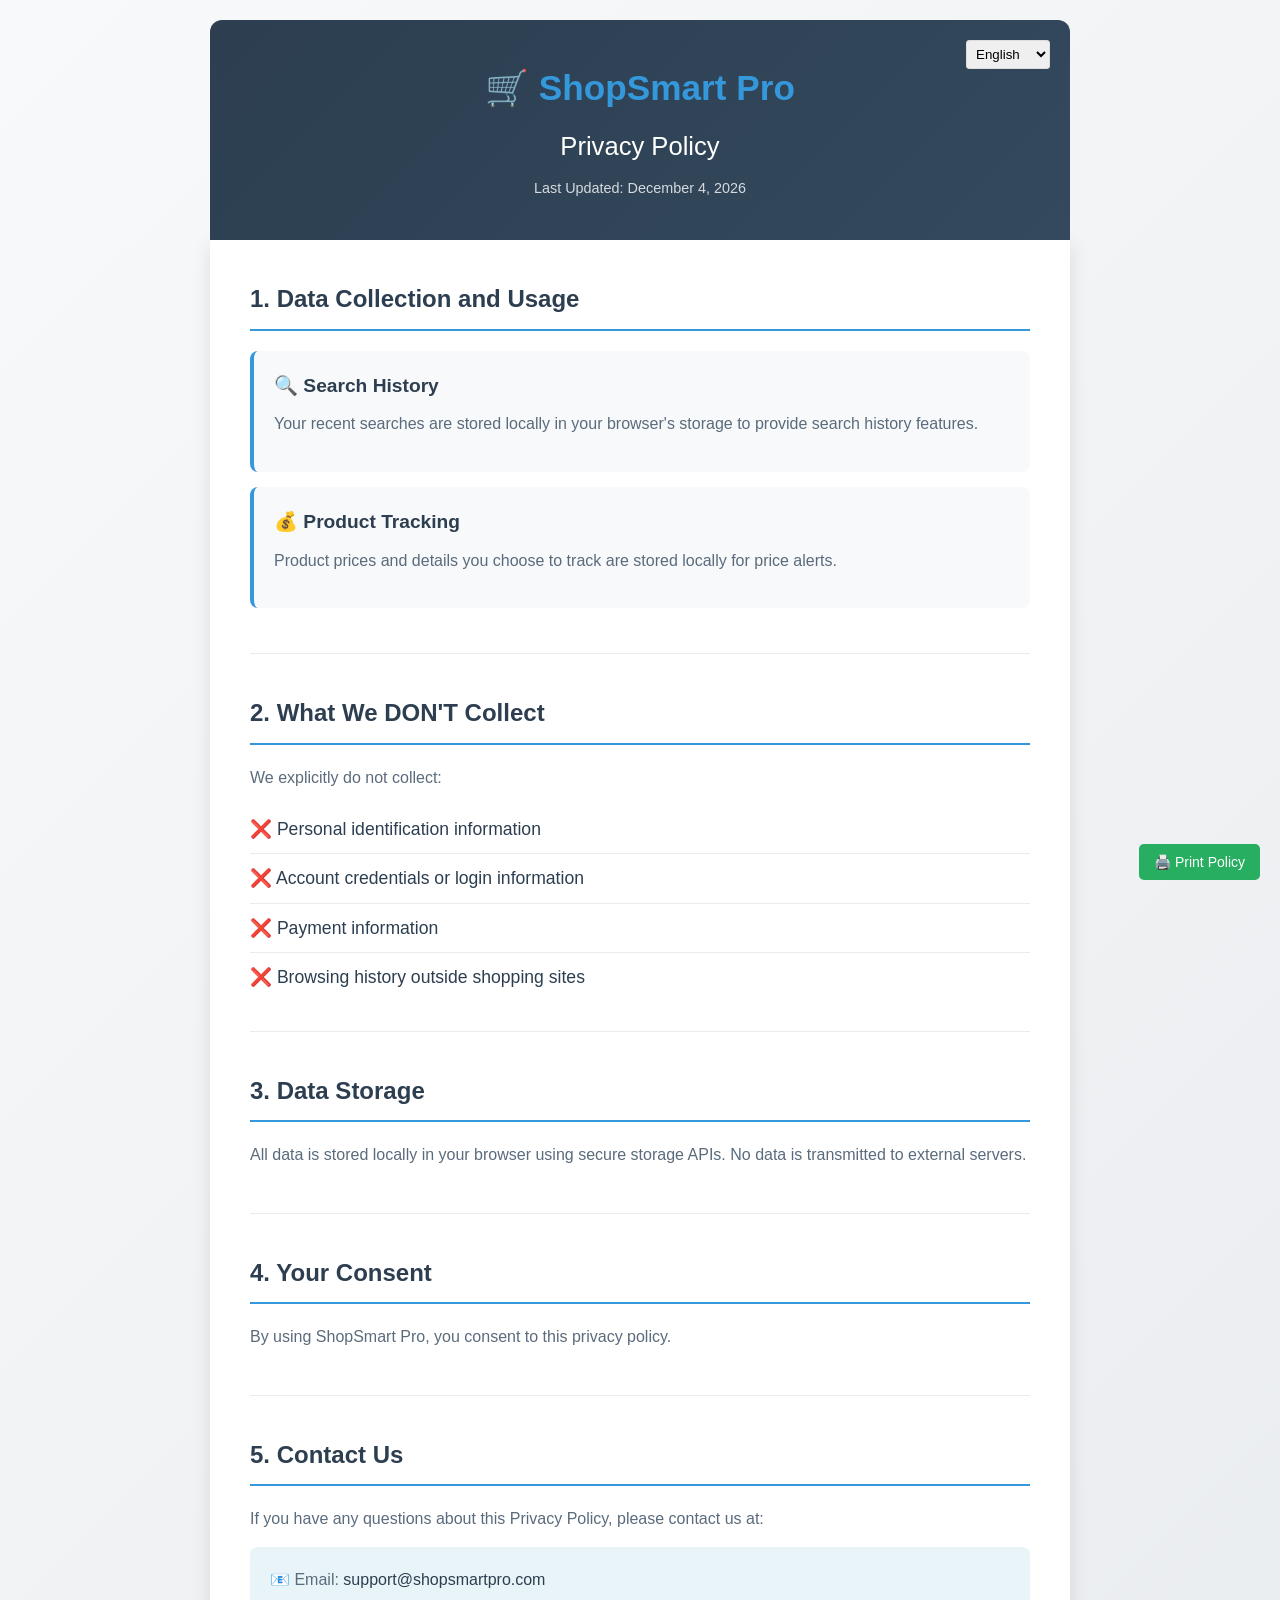
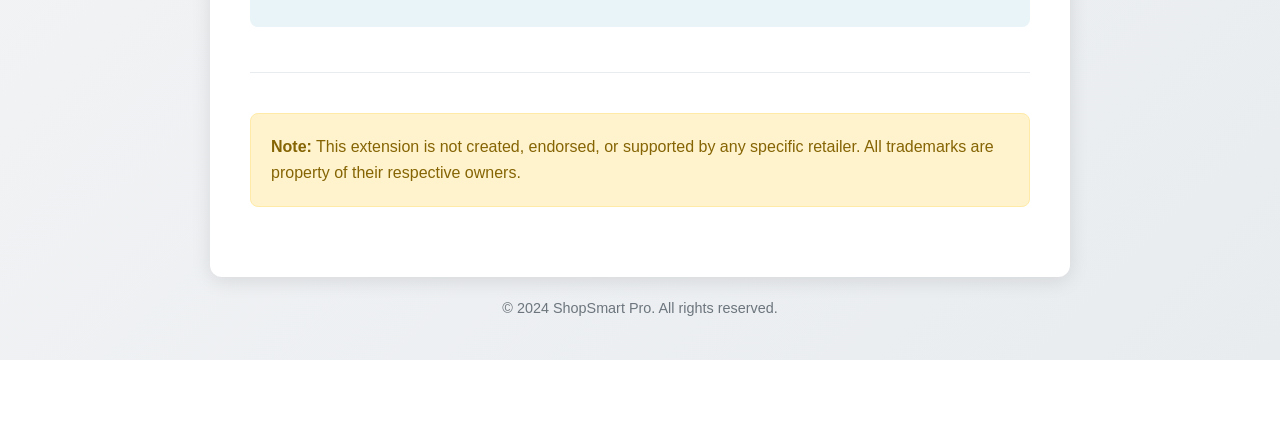
<file: privacy/privacy.html>
<!DOCTYPE html>
<html lang="en">
<head>
    <meta charset="UTF-8">
    <meta name="viewport" content="width=device-width, initial-scale=1.0">
    <title>Privacy Policy - ShopSmart Pro</title>
    <link rel="stylesheet" href="privacy.css">
</head>
<body>
    <div class="container">
        <header class="header">
            <h1>🛒 ShopSmart Pro</h1>
            <h2>Privacy Policy</h2>
            <p class="last-updated">Last Updated: January 2024</p>
        </header>

        <div class="content">
            <section>
                <h3>1. Data Collection and Usage</h3>
                <p>ShopSmart Pro is designed with your privacy in mind. We collect and store only what's necessary for the extension to function properly:</p>
                
                <div class="privacy-card">
                    <h4>🔍 Search History</h4>
                    <p>Your recent searches are stored locally in your browser's storage to provide search history features.</p>
                </div>
                
                <div class="privacy-card">
                    <h4>💰 Product Tracking</h4>
                    <p>Product prices and details you choose to track are stored locally for price alerts.</p>
                </div>
            </section>

            <section>
                <h3>2. What We DON'T Collect</h3>
                <p>We explicitly do not collect:</p>
                <ul class="privacy-list">
                    <li>❌ Personal identification information</li>
                    <li>❌ Account credentials or login information</li>
                    <li>❌ Payment information</li>
                    <li>❌ Browsing history outside shopping sites</li>
                </ul>
            </section>

            <section>
                <h3>3. Data Storage</h3>
                <p>All data is stored locally in your browser using secure storage APIs. No data is transmitted to external servers.</p>
            </section>

            <section>
                <h3>4. Your Consent</h3>
                <p>By using ShopSmart Pro, you consent to this privacy policy.</p>
            </section>

            <section>
                <h3>5. Contact Us</h3>
                <p>If you have any questions about this Privacy Policy, please contact us at:</p>
                <div class="contact-info">
                    <p>📧 Email: <a href="mailto:support@shopsmartpro.com">support@shopsmartpro.com</a></p>
                </div>
            </section>

            <div class="disclaimer">
                <p><strong>Note:</strong> This extension is not created, endorsed, or supported by any specific retailer. All trademarks are property of their respective owners.</p>
            </div>
        </div>

        <footer class="footer">
            <p>© 2024 ShopSmart Pro. All rights reserved.</p>
        </footer>
    </div>

    <script src="privacy.js"></script>
</body>
</html>
</file>
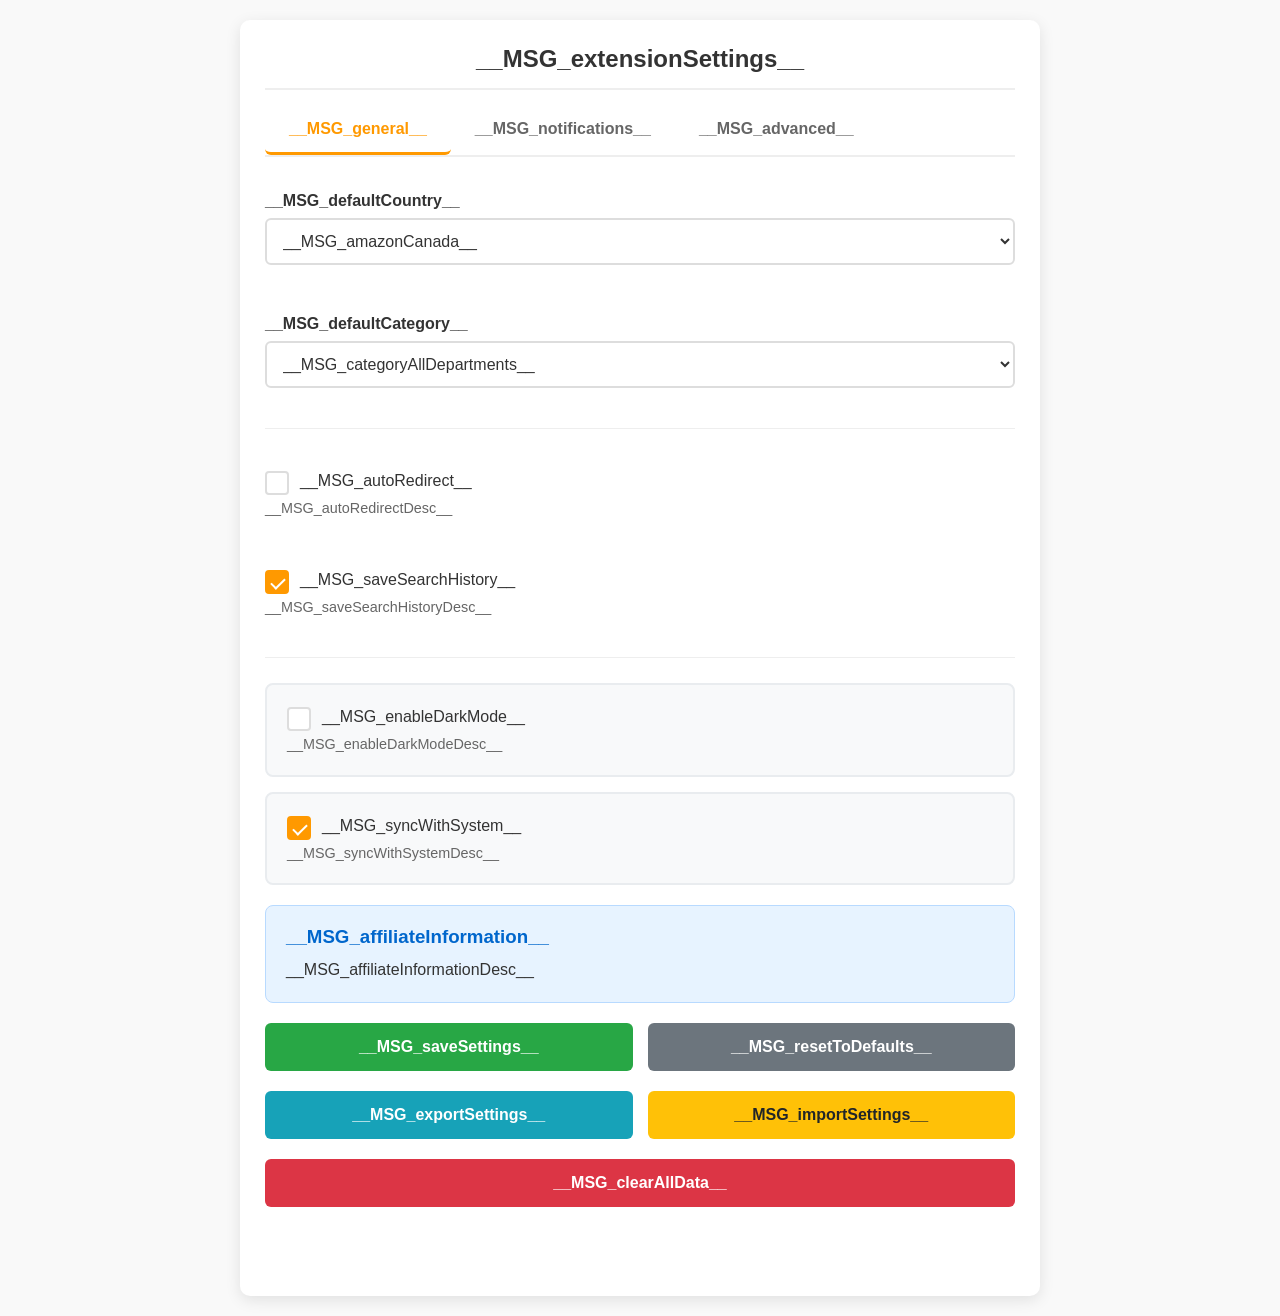
<file: settings/settings.html>
<!DOCTYPE html>
<html lang="en">
<head>
    <meta charset="utf-8">
    <meta name="viewport" content="width=device-width, initial-scale=1.0">
    <title data-i18n-title="settingsPageTitle">__MSG_settings__ - __MSG_extensionName__</title>
    <link rel="stylesheet" href="settings.css">
    <script src="../utils/i18n-fix.js"></script>
    <script src="settings.js" defer></script>
</head>
<body>
    <div class="settings-container">
    <h1 data-i18n="extensionSettings">__MSG_extensionSettings__</h1>
        
        <div class="settings-tabs" role="tablist">
            <button class="tab-btn active" data-tab="general" role="tab" aria-selected="true" aria-controls="general-tab" data-i18n="general">__MSG_general__</button>
            <button class="tab-btn" data-tab="notifications" role="tab" aria-selected="false" aria-controls="notifications-tab" data-i18n="notifications">__MSG_notifications__</button>
            <button class="tab-btn" data-tab="advanced" role="tab" aria-selected="false" aria-controls="advanced-tab" data-i18n="advanced">__MSG_advanced__</button>
        </div>

        <div class="tab-content" id="tabContent">
            <!-- General Settings -->
            <div id="general-tab" class="tab-pane active" role="tabpanel" aria-labelledby="general-tab">
                <div class="setting-group">
                    <label for="countrySelect" data-i18n="defaultCountry">__MSG_defaultCountry__</label>
                    <select id="countrySelect" class="mobile-friendly">
                        <option value="ca" data-i18n="amazonCanada">__MSG_amazonCanada__</option>
                        <option value="com" data-i18n="amazonUSA">__MSG_amazonUSA__</option>
                        <option value="co.uk" data-i18n="amazonUK">__MSG_amazonUK__</option>
                        <option value="de" data-i18n="amazonGermany">__MSG_amazonGermany__</option>
                        <option value="fr" data-i18n="amazonFrance">__MSG_amazonFrance__</option>
                        <option value="it" data-i18n="amazonItaly">__MSG_amazonItaly__</option>
                        <option value="es" data-i18n="amazonSpain">__MSG_amazonSpain__</option>
                        <option value="co.jp" data-i18n="amazonJapan">__MSG_amazonJapan__</option>
                        <option value="com.au" data-i18n="amazonAustralia">__MSG_amazonAustralia__</option>
                        <option value="com.br" data-i18n="amazonBrazil">__MSG_amazonBrazil__</option>
                        <option value="com.mx" data-i18n="amazonMexico">__MSG_amazonMexico__</option>
                        <option value="nl" data-i18n="amazonNetherlands">__MSG_amazonNetherlands__</option>
                    </select>
                </div>

                <div class="setting-group">
                    <label for="defaultCategory" data-i18n="defaultCategory">__MSG_defaultCategory__</label>
                    <select id="defaultCategory" class="mobile-friendly">
                        <option value="search-alias=aps">__MSG_categoryAllDepartments__</option>
                        <option value="search-alias=alexa-skills">__MSG_categoryAlexaSkills__</option>
                        <option value="search-alias=amazon-devices">__MSG_categoryAmazonDevices__</option>
                        <option value="search-alias=warehouse-deals">__MSG_categoryAmazonWarehouseDeals__</option>
                        <option value="search-alias=mobile-apps">__MSG_categoryAppsGames__</option>
                        <option value="search-alias=automotive">__MSG_categoryAutomotive__</option>
                        <option value="search-alias=baby">__MSG_categoryBaby__</option>
                        <option value="search-alias=beauty">__MSG_categoryBeauty__</option>
                        <option value="search-alias=stripbooks">__MSG_categoryBooks__</option>
                        <option value="search-alias=popular">__MSG_categoryCdsAndVinyl__</option>
                        <option value="search-alias=fashion">__MSG_categoryClothingAccessories__</option>
                        <option value="search-alias=computers">__MSG_categoryComputers__</option>
                        <option value="search-alias=electronics">__MSG_categoryElectronics__</option>
                        <option value="search-alias=garden">__MSG_categoryGardenAndOutdoor__</option>
                        <option value="search-alias=grocery">__MSG_categoryGrocery__</option>
                        <option value="search-alias=handmade">__MSG_categoryHandmade__</option>
                        <option value="search-alias=hpc">__MSG_categoryHealthPersonalCare__</option>
                        <option value="search-alias=kitchen">__MSG_categoryHomeKitchen__</option>
                        <option value="search-alias=industrial">__MSG_categoryIndustrialScientific__</option>
                        <option value="search-alias=jewelry">__MSG_categoryJewelry__</option>
                        <option value="search-alias=digital-music">__MSG_categoryMusic__</option>
                        <option value="search-alias=pets">__MSG_categoryPetSupplies__</option>
                        <option value="search-alias=instant-video">__MSG_categoryPrimeVideo__</option>
                        <option value="search-alias=shoes">__MSG_categoryShoes__</option>
                        <option value="search-alias=sporting">__MSG_categorySportsOutdoors__</option>
                        <option value="search-alias=tools">__MSG_categoryToolsHomeImprovement__</option>
                        <option value="search-alias=toys-and-games">__MSG_categoryToysGames__</option>
                        <option value="search-alias=videogames">__MSG_categoryVideoGames__</option>
                    </select>
                </div>

                <hr>

                <div class="setting-group">
                    <label class="checkbox-label" for="autoRedirect">
                        <input type="checkbox" id="autoRedirect">
                        <span class="checkmark"></span>
                        <span data-i18n="autoRedirect">__MSG_autoRedirect__</span>
                    </label>
                    <small data-i18n="autoRedirectDesc">__MSG_autoRedirectDesc__</small>
                </div>

                <div class="setting-group">
                    <label class="checkbox-label" for="saveHistory">
                        <input type="checkbox" id="saveHistory" checked>
                        <span class="checkmark"></span>
                        <span data-i18n="saveSearchHistory">__MSG_saveSearchHistory__</span>
                    </label>
                    <small data-i18n="saveSearchHistoryDesc">__MSG_saveSearchHistoryDesc__</small>
                </div>

                <hr>

                <!-- âœ… DARK MODE TOGGLE - PROMINENTLY PLACED -->
                <div class="setting-group theme-setting">
                    <label class="checkbox-label">
                        <input type="checkbox" id="darkMode">
                        <span class="checkmark"></span>
                        <span data-i18n="enableDarkMode">__MSG_enableDarkMode__</span>
                    </label>
                    <small data-i18n="enableDarkModeDesc">__MSG_enableDarkModeDesc__</small>
                </div>

                <!-- âœ… SYNC WITH SYSTEM -->
                <div class="setting-group theme-setting">
                    <label class="checkbox-label">
                        <input type="checkbox" id="syncWithSystem" checked>
                        <span class="checkmark"></span>
                        <span data-i18n="syncWithSystem">__MSG_syncWithSystem__</span>
                    </label>
                    <small data-i18n="syncWithSystemDesc">__MSG_syncWithSystemDesc__</small>
                </div>

                <div class="affiliate-info">
                    <h3 data-i18n="affiliateInformation">__MSG_affiliateInformation__</h3>
                    <p data-i18n="affiliateInformationDesc">__MSG_affiliateInformationDesc__</p>
                </div>
            </div>

            <!-- Notification Settings -->
            <div id="notifications-tab" class="tab-pane" role="tabpanel" aria-labelledby="notifications-tab">
                <div class="setting-group">
                    <label class="checkbox-label">
                        <input type="checkbox" id="enableNotifications" checked>
                        <span class="checkmark"></span>
                        <span data-i18n="enableAllAlerts">__MSG_enableAllAlerts__</span>
                    </label>
                    <small data-i18n="enableAllAlertsDesc">__MSG_enableAllAlertsDesc__</small>
                </div>

                <hr>

                <div class="setting-group">
                    <label class="checkbox-label">
                        <input type="checkbox" id="priceAlerts" checked>
                        <span class="checkmark"></span>
                        <span data-i18n="priceDropAlerts">__MSG_priceDropAlerts__</span>
                    </label>
                    <small data-i18n="priceDropAlertsDesc">__MSG_priceDropAlertsDesc__</small>
                </div>

                <div class="setting-group">
                    <label class="checkbox-label">
                        <input type="checkbox" id="dealAlerts" checked>
                        <span class="checkmark"></span>
                        <span data-i18n="dealNotifications">__MSG_dealNotifications__</span>
                    </label>
                    <small data-i18n="dealNotificationsDesc">__MSG_dealNotificationsDesc__</small>
                </div>

                <div class="setting-group">
                    <label class="checkbox-label">
                        <input type="checkbox" id="couponAlerts">
                        <span class="checkmark"></span>
                        <span data-i18n="couponAlerts">__MSG_couponAlerts__</span>
                    </label>
                    <small data-i18n="couponAlertsDesc">__MSG_couponAlertsDesc__</small>
                </div>

                <div class="setting-group">
                    <label for="notificationFrequency" data-i18n="notificationFrequency">__MSG_notificationFrequency__</label>
                    <select id="notificationFrequency" class="mobile-friendly">
                        <option value="instant" data-i18n="instant">__MSG_instant__</option>
                        <option value="hourly" data-i18n="hourlyDigest">__MSG_hourlyDigest__</option>
                        <option value="daily" data-i18n="dailyDigest">__MSG_dailyDigest__</option>
                    </select>
                </div>

                <div class="setting-group">
                    <label class="checkbox-label">
                        <input type="checkbox" id="soundAlerts" checked>
                        <span class="checkmark"></span>
                        <span data-i18n="playSoundForAlerts">__MSG_playSoundForAlerts__</span>
                    </label>
                    <small data-i18n="playSoundForAlertsDesc">__MSG_playSoundForAlertsDesc__</small>
                </div>

                <div class="settings-actions">
                    <button id="helpButton" class="help-btn" type="button" data-i18n="helpAndDocumentation">__MSG_helpAndDocumentation__</button>
                    <button id="aboutButton" class="about-btn" type="button" data-i18n="about">__MSG_about__</button>
                </div>

                <div class="setting-group">
                    <button id="testNotificationBtn" class="test-btn" type="button" data-i18n="testNotification">__MSG_testNotification__</button>
                    <small data-i18n="testNotificationDesc">__MSG_testNotificationDesc__</small>
                </div>
            </div>

            <!-- Advanced Settings -->
            <div id="advanced-tab" class="tab-pane" role="tabpanel" aria-labelledby="advanced-tab">
                <div class="setting-group">
                    <label class="checkbox-label">
                        <input type="checkbox" id="enhancePages" checked>
                        <span class="checkmark"></span>
                        <span data-i18n="enhancePages">__MSG_enhancePages__</span>
                    </label>
                    <small data-i18n="enhancePagesDesc">__MSG_enhancePagesDesc__</small>
                </div>

                <div class="setting-group">
                    <label class="checkbox-label">
                        <input type="checkbox" id="voiceSearch">
                        <span class="checkmark"></span>
                        <span data-i18n="voiceSearch">__MSG_voiceSearch__</span>
                    </label>
                    <small data-i18n="voiceSearchDesc">__MSG_voiceSearchDesc__</small>
                </div>

                <div class="setting-group">
                    <label class="checkbox-label">
                        <input type="checkbox" id="analytics" checked>
                        <span class="checkmark"></span>
                        <span data-i18n="usageAnalytics">__MSG_usageAnalytics__</span>
                    </label>
                    <small data-i18n="usageAnalyticsDesc">__MSG_usageAnalyticsDesc__</small>
                </div>

                <hr>

                <div class="setting-group">
                    <label for="maxComparisonProducts" data-i18n="maxComparisonProducts">__MSG_maxComparisonProducts__</label>
                    <select id="maxComparisonProducts" class="mobile-friendly">
                        <option value="2" data-i18n="2products">__MSG_2products__</option>
                        <option value="3" data-i18n="3products">__MSG_3products__</option>
                        <option value="4" selected data-i18n="4products">__MSG_4products__</option>
                        <option value="5" data-i18n="5products">__MSG_5products__</option>
                        <option value="6" data-i18n="6products">__MSG_6products__</option>
                    </select>
                </div>

                <div class="setting-group">
                    <label for="dataRetention" data-i18n="dataRetention">__MSG_dataRetention__</label>
                    <select id="dataRetention" class="mobile-friendly">
                        <option value="7" data-i18n="7days">__MSG_7days__</option>
                        <option value="14" data-i18n="14days">__MSG_14days__</option>
                        <option value="30" selected data-i18n="30days">__MSG_30days__</option>
                        <option value="60" data-i18n="60days">__MSG_60days__</option>
                        <option value="90" data-i18n="90days">__MSG_90days__</option>
                        <option value="180" data-i18n="180days">__MSG_180days__</option>
                        <option value="365" data-i18n="1year">__MSG_1year__</option>
                    </select>
                </div>

                <hr>

                <div class="setting-group">
                    <label class="checkbox-label">
                        <input type="checkbox" id="usageStatistics" checked>
                        <span class="checkmark"></span>
                        <span data-i18n="usageStatistics">__MSG_usageStatistics__</span>
                    </label>
                    <small data-i18n="usageStatisticsDesc">__MSG_usageStatisticsDesc__</small>
                </div>

                <div class="setting-group">
                    <label class="checkbox-label">
                        <input type="checkbox" id="errorReporting" checked>
                        <span class="checkmark"></span>
                        <span data-i18n="errorReporting">__MSG_errorReporting__</span>
                    </label>
                    <small data-i18n="errorReportingDesc">__MSG_errorReportingDesc__</small>
                </div>

                <div class="debug-section">
                    <h3 data-i18n="debugInformation">__MSG_debugInformation__</h3>
                    <button id="debugButton" class="debug-btn" type="button" data-i18n="showDebugInfo">__MSG_showDebugInfo__</button>
                    <div id="debugInfo" class="debug-info hidden">
                        <pre id="debugContent"></pre>
                    </div>
                </div>
            </div>
        </div>

        <!-- Action Buttons -->
        <div class="settings-actions">
            <button id="saveButton" class="save-btn" type="button" data-i18n="saveSettings">__MSG_saveSettings__</button>
            <button id="resetButton" class="reset-btn" type="button" data-i18n="resetToDefaults">__MSG_resetToDefaults__</button>
        </div>

        <div class="settings-actions">
            <button id="exportSettingsBtn" class="export-btn" type="button" data-i18n="exportSettings">__MSG_exportSettings__</button>
            <button id="importSettingsBtn" class="import-btn" type="button" data-i18n="importSettings">__MSG_importSettings__</button>
            <input type="file" id="importSettingsFile" accept=".json" style="display: none;">
        </div>

        <div class="settings-actions">
            <button id="clearDataBtn" class="clear-btn" type="button" data-i18n="clearAllData">__MSG_clearAllData__</button>
        </div>

        <div id="statusMessage" class="status-message"></div>
    </div>

    <script src="settings.js"></script>
</body>
</html>
</file>
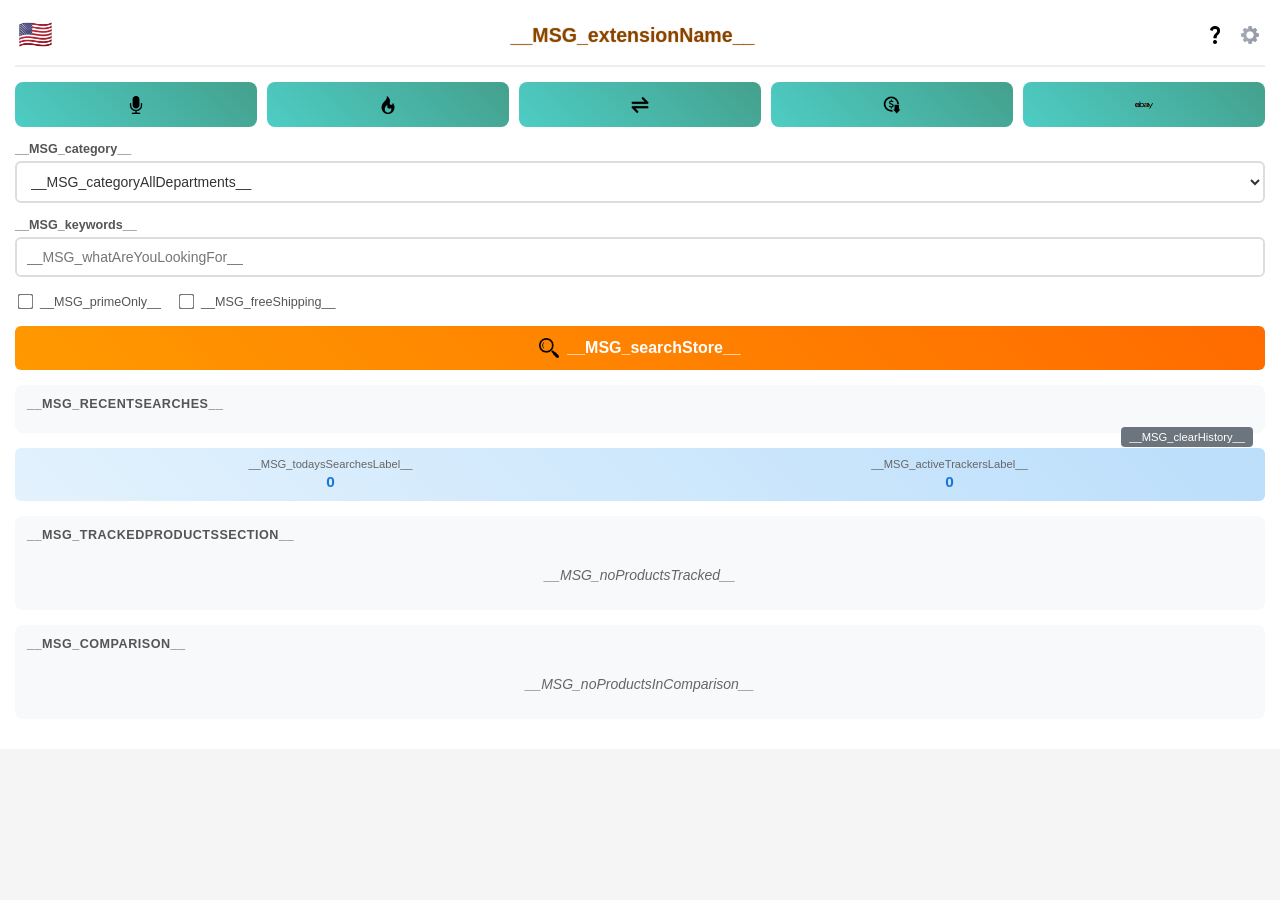
<file: sidepanel/sidepanel.html>
<!DOCTYPE html>
<html lang="en">
<head>
    <meta charset="utf-8">
    <meta name="viewport" content="width=device-width, initial-scale=1.0, user-scalable=no">
    <title>__MSG_extensionName__ - __MSG_sidePanelTitle__</title>
    <link rel="stylesheet" href="sidepanel.css">
    <script src="../utils/i18n-fix.js"></script>
</head>
<body class="light-mode">
    <div class="container">
        <!-- Header -->
        <div class="header">
            <span class="current-country" id="currentCountry">🇺🇸</span>
            <h2>__MSG_extensionName__</h2>
            <div class="header-buttons">
                <!-- Updated Help Button with Image -->
                <button class="icon-btn" id="popupHelpButton" title="__MSG_getHelpAndUserGuide__">
                    <img src="../img/ebay/question-mark.png" alt="__MSG_helpAlt__" width="24" height="24">
                </button>
                <!-- Updated Settings Button with Image -->
                <button class="icon-btn" id="settingsButton" title="__MSG_openExtensionSettings__">
                    <img src="../img/ebay/settings-gear.png" alt="__MSG_settingsAlt__" width="24" height="24">
                </button>
            </div>
        </div>

        <!-- Quick Actions (Updated with Image Buttons) -->
        <div class="quick-actions">
            <button class="icon-btn" id="voiceSearchBtn" title="__MSG_voiceSearch__">
                <img src="/img/ebay/microphone-icon.png" alt="__MSG_microphoneAlt__" width="24" height="24">
            </button>
            <button class="icon-btn" id="dealsBtn" title="__MSG_deals__">
                <img src="/img/ebay/deals.png" alt="__MSG_dealsAlt__" width="24" height="24">
            </button>
            <button class="icon-btn" id="compareBtn" title="__MSG_comparison__">
                <img src="/img/ebay/comparision.png" alt="__MSG_compareAlt__" width="24" height="24">
            </button>
            <!--  New: Tracked Products Button -->
            <button class="icon-btn" id="trackedBtn" title="__MSG_trackedProducts__">
                <img src="/img/ebay/tracked.png" alt="__MSG_trackedAlt__" width="24" height="24">
            </button>
            <!--  New: eBay Button with Image -->
            <button class="icon-btn" id="searchEbayBtn" title="__MSG_searchEbay__">
                <img src="/img/ebay/ebay-button.png" alt="__MSG_searchEbay__" width="24" height="24">
            </button>
        </div>

        <!-- Search Form -->
        <form class="search-form" id="searchForm" novalidate>
            <!-- Hidden inputs -->
            <input type="hidden" name="country" id="country" value="com">

            <!-- Category Select -->
            <div class="form-group">
                <label for="categorySelect">__MSG_category__</label>
                <select name="url" id="categorySelect" class="mobile-friendly">
                    <option value="search-alias=aps">__MSG_categoryAllDepartments__</option>
                    <option value="search-alias=alexa-skills">__MSG_categoryAlexaSkills__</option>
                    <option value="search-alias=amazon-devices">__MSG_categoryAmazonDevices__</option>
                    <option value="search-alias=warehouse-deals">__MSG_categoryAmazonWarehouseDeals__</option>
                    <option value="search-alias=mobile-apps">__MSG_categoryAppsGames__</option>
                    <option value="search-alias=automotive">__MSG_categoryAutomotive__</option>
                    <option value="search-alias=baby">__MSG_categoryBaby__</option>
                    <option value="search-alias=beauty">__MSG_categoryBeauty__</option>
                    <option value="search-alias=apparel">__MSG_categoryClothingAccessories__</option>
                    <option value="search-alias=stripbooks">__MSG_categoryBooks__</option>
                    <option value="search-alias=electronics">__MSG_categoryElectronics__</option>
                    <option value="search-alias=gift-cards">__MSG_categoryGiftCards__</option>
                    <option value="search-alias=grocery">__MSG_categoryGrocery__</option>
                    <option value="search-alias=handmade">__MSG_categoryHandmade__</option>
                    <option value="search-alias=hpc">__MSG_categoryHealthPersonalCare__</option>
                    <option value="search-alias=kitchen">__MSG_categoryHomeKitchen__</option>
                    <option value="search-alias=industrial">__MSG_categoryIndustrialScientific__</option>
                    <option value="search-alias=jewelry">__MSG_categoryJewelry__</option>
                    <option value="search-alias=digital-text">__MSG_categoryKindleStore__</option>
                    <option value="search-alias=french-books">__MSG_categoryLivresEnFrancais__</option>
                    <option value="search-alias=luggage">__MSG_categoryLuggageBags__</option>
                    <option value="search-alias=luxury-beauty">__MSG_categoryLuxuryBeauty__</option>
                    <option value="search-alias=dvd">__MSG_categoryMoviesTV__</option>
                    <option value="search-alias=popular">__MSG_categoryMusic__</option>
                    <option value="search-alias=mi">__MSG_categoryMusicalInstruments__</option>
                    <option value="search-alias=office-products">__MSG_categoryOfficeProducts__</option>
                    <option value="search-alias=lawngarden">__MSG_categoryPatioLawnGarden__</option>
                    <option value="search-alias=pets">__MSG_categoryPetSupplies__</option>
                    <option value="search-alias=shoes">__MSG_categoryShoesHandbags__</option>
                    <option value="search-alias=software">__MSG_categorySoftware__</option>
                    <option value="search-alias=sporting">__MSG_categorySportsOutdoors__</option>
                    <option value="search-alias=tools">__MSG_categoryToolsHomeImprovement__</option>
                    <option value="search-alias=toys">__MSG_categoryToysGames__</option>
                    <option value="search-alias=videogames">__MSG_categoryVideoGames__</option>
                    <option value="search-alias=watches">__MSG_categoryWatches__</option>
                </select>
            </div>

            <!-- Keywords Input -->
            <div class="form-group">
                <label for="searchInput">__MSG_keywords__</label>
                <input 
                    type="text" 
                    name="keyword" 
                    id="searchInput" 
                    placeholder="__MSG_whatAreYouLookingFor__" 
                    autocomplete="off"
                    class="mobile-friendly">
            </div>

            <!-- Advanced Filters -->
            <div class="advanced-options">
                <label class="checkbox-label">
                    <input type="checkbox" id="primeOnly">
                    <span class="checkmark"></span>
                    __MSG_primeOnly__
                </label>
                <label class="checkbox-label">
                    <input type="checkbox" id="freeShipping">
                    <span class="checkmark"></span>
                    __MSG_freeShipping__
                </label>
            </div>

            <!-- Submit Button (Updated with Image) -->
            <button type="submit" class="search-btn" id="searchButton">
                <img src="/img/ebay/amazon-search-icon.png" alt="__MSG_searchAlt__" class="btn-icon">
                __MSG_searchStore__
            </button>
        </form>

        <!-- Recent Searches -->
        <div class="recent-searches" id="recentSearchesSection">
            <h4>__MSG_recentSearches__</h4>
            <div class="search-history" id="searchHistory"></div>
            <button id="clearHistoryBtn" class="clear-history-btn">__MSG_clearHistory__</button>
        </div>

        <!-- Quick Stats -->
        <div class="quick-stats">
            <div class="stat-item">
                <span class="stat-label">__MSG_todaysSearchesLabel__</span>
                <span class="stat-value" id="todaySearches">0</span>
            </div>
            <div class="stat-item">
                <span class="stat-label">__MSG_activeTrackersLabel__</span>
                <span class="stat-value" id="activeTrackers">0</span>
            </div>
        </div>

        <!-- Tracked Products Section (Additional for Side Panel) -->
        <div class="tracked-products-section" id="trackedProductsSection">
            <h4>__MSG_trackedProductsSection__</h4>
            <div class="tracked-products-list" id="trackedProductsList">
                <div class="empty-state">__MSG_noProductsTracked__</div>
            </div>
        </div>

        <!-- Comparison Products Section (Additional for Side Panel) -->
        <div class="comparison-section" id="comparisonSection">
            <h4>__MSG_comparison__</h4>
            <div class="comparison-list" id="comparisonList">
                <div class="empty-state">__MSG_noProductsInComparison__</div>
            </div>
        </div>
    </div>

    <!-- Voice Search Modal -->
    <div class="voice-search-modal" id="voiceSearchModal">
        <div class="modal-content">
            <div class="modal-header">
                <h3>__MSG_voiceSearchTitle__</h3>
                <button class="close-modal" id="closeVoiceModal">×</button>
            </div>
            <div class="modal-body">
                <div class="voice-status" id="voiceStatus">__MSG_voiceStatusInit__</div>
                <button class="voice-btn" id="startVoiceBtn">🎤 __MSG_startListeningBtn__</button>
                <div class="voice-result" id="voiceResult"></div>
            </div>
        </div>
    </div>

    <!-- Script -->
    <script src="sidepanel.js"></script>
</body>
</html>
</file>
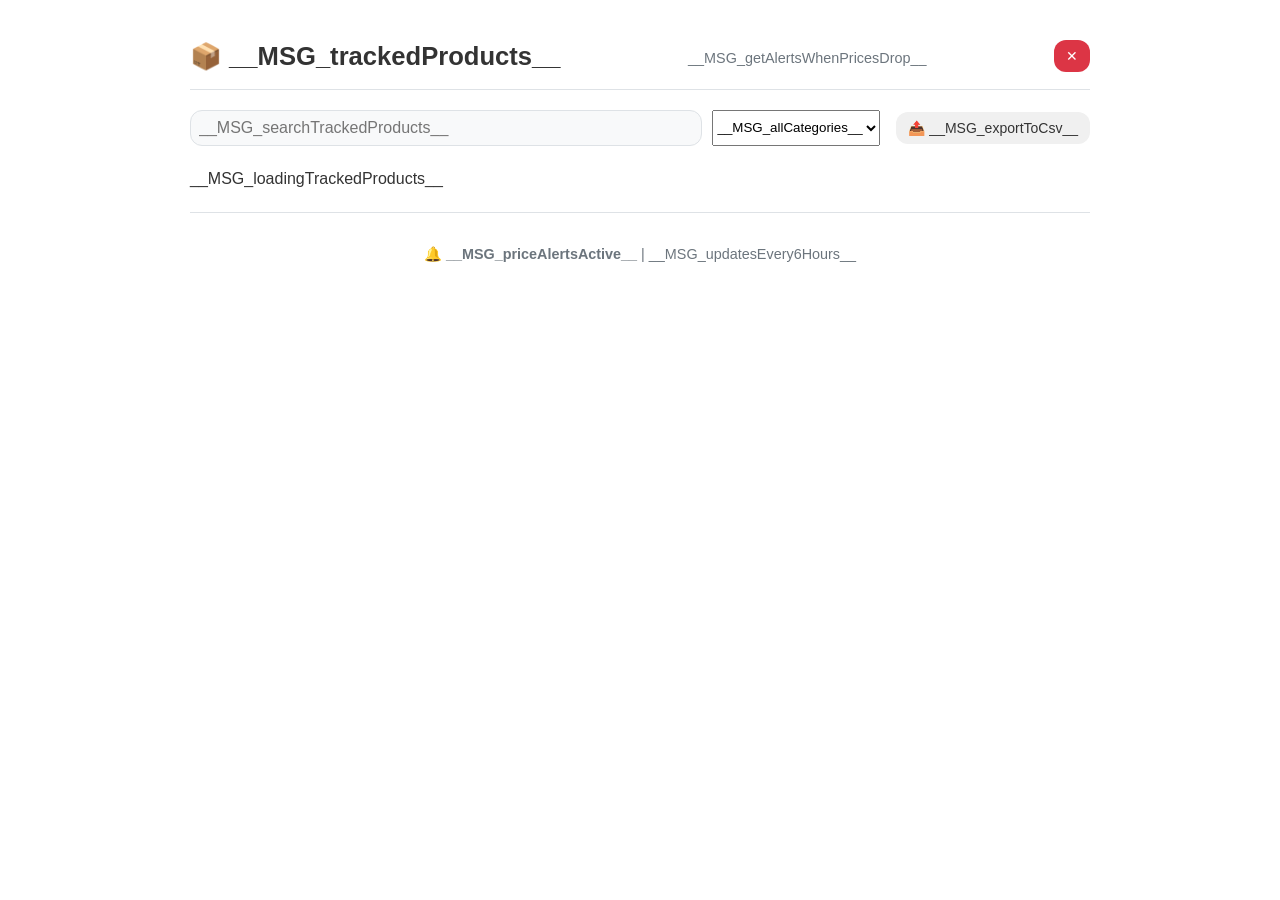
<file: tracked/tracked.html>
<!DOCTYPE html>
<html lang="en">
<head>
  <meta charset="UTF-8">
  <meta name="viewport" content="width=device-width, initial-scale=1.0">
  <title>📦 __MSG_trackedProducts__ - __MSG_extensionName__</title>
  <link rel="stylesheet" href="tracked.css">
  <script src="../utils/i18n-fix.js"></script>
</head>
<body class="light-mode">
  <div class="container">
    <!-- Header -->
    <header class="header">
  <h1>📦 __MSG_trackedProducts__</h1>
  <p class="subtitle">__MSG_getAlertsWhenPricesDrop__</p>
  <button id="closeBtn" class="btn btn-danger" aria-label="__MSG_close__">✕</button>
    </header>

    <!-- Controls -->
    <div class="controls">
      <div class="search-filter">
        <input 
          type="text" 
          id="searchInput" 
          placeholder="__MSG_searchTrackedProducts__" 
          class="search-input"
          aria-label="__MSG_searchTrackedProducts__">
        <select id="categoryFilter" aria-label="__MSG_filterByCategory__">
          <option value="all">__MSG_allCategories__</option>
        </select>
      </div>
  <button id="exportCsvBtn" class="btn">📤 __MSG_exportToCsv__</button>
    </div>

    <!-- Results -->
    <main id="trackedResults" class="results" role="main">
  <div class="loading">__MSG_loadingTrackedProducts__</div>
    </main>

    <!-- Footer -->
    <footer class="footer">
  <p>🔔 <strong>__MSG_priceAlertsActive__</strong> | __MSG_updatesEvery6Hours__</p>
    </footer>
  </div>

  <!-- ✅ CORRECT PATHS -->
  <!-- Goes to /lib folder -->
  <script src="chart.min.js"></script>
  
  <!-- In same folder -->
  <script src="tracked.js"></script>
</body>
</html>
</file>
<file: index.css>
/* Reset and base styles */
* {
    margin: 0;
    padding: 0;
    box-sizing: border-box;
}

body {
    font-family: 'Segoe UI', Tahoma, Geneva, Verdana, sans-serif;
    line-height: 1.6;
    color: #333;
    background: linear-gradient(135deg, #f8f9fa 0%, #e9ecef 100%);
    min-height: 100vh;
}

.container {
    max-width: 1200px;
    margin: 0 auto;
    padding: 20px;
}

/* Header styles */
.header {
    text-align: center;
    padding: 40px 20px;
    background: linear-gradient(135deg, #232f3e 0%, #131921 100%);
    color: white;
    border-radius: 12px;
    margin-bottom: 30px;
    box-shadow: 0 4px 20px rgba(0, 0, 0, 0.15);
}

.logo {
    font-size: 60px;
    margin-bottom: 15px;
}

.header h1 {
    font-size: 2.8rem;
    margin-bottom: 10px;
    color: #ff9900;
}

.header p {
    font-size: 1.2rem;
    opacity: 0.9;
}

/* Section styles */
.section {
    background: white;
    padding: 30px;
    border-radius: 12px;
    margin-bottom: 30px;
    box-shadow: 0 4px 15px rgba(0, 0, 0, 0.08);
}

.section h2 {
    font-size: 2rem;
    margin-bottom: 20px;
    color: #232f3e;
    text-align: center;
}

/* Features grid */
.features-grid {
    display: grid;
    grid-template-columns: repeat(auto-fit, minmax(300px, 1fr));
    gap: 25px;
    margin-top: 30px;
}

.feature-card {
    background: #f8f9fa;
    padding: 25px;
    border-radius: 10px;
    text-align: center;
    transition: transform 0.3s ease, box-shadow 0.3s ease;
    border: 1px solid #e9ecef;
}

.feature-card:hover {
    transform: translateY(-5px);
    box-shadow: 0 10px 25px rgba(0, 0, 0, 0.1);
}

.feature-icon {
    font-size: 2.5rem;
    margin-bottom: 15px;
}

.feature-card h3 {
    font-size: 1.4rem;
    margin-bottom: 12px;
    color: #232f3e;
}

/* Steps */
.steps {
    max-width: 600px;
    margin: 0 auto 30px;
    padding-left: 20px;
}

.steps li {
    margin-bottom: 12px;
    font-size: 1.1rem;
}

/* Buttons */
.btn {
    display: inline-block;
    padding: 14px 28px;
    background: linear-gradient(135deg, #ff9900 0%, #e88a00 100%);
    color: white;
    text-decoration: none;
    border-radius: 8px;
    font-weight: 600;
    font-size: 1.1rem;
    border: none;
    cursor: pointer;
    transition: all 0.3s ease;
    margin: 0 10px;
    box-shadow: 0 4px 12px rgba(255, 153, 0, 0.3);
}

.btn:hover {
    transform: translateY(-2px);
    box-shadow: 0 6px 16px rgba(255, 153, 0, 0.4);
    background: linear-gradient(135deg, #ffad33 0%, #ff9900 100%);
}

.btn:active {
    transform: translateY(0);
}

.btn-secondary {
    background: linear-gradient(135deg, #6c757d 0%, #5a6268 100%);
    box-shadow: 0 4px 12px rgba(108, 117, 125, 0.3);
}

.btn-secondary:hover {
    box-shadow: 0 6px 16px rgba(108, 117, 125, 0.4);
    background: linear-gradient(135deg, #868e96 0%, #6c757d 100%);
}

.browser-buttons {
    display: flex;
    justify-content: center;
    flex-wrap: wrap;
    gap: 15px;
}

/* Testimonials */
.testimonial {
    background: #e8f4f8;
    padding: 20px;
    border-radius: 10px;
    margin: 20px 0;
    border-left: 4px solid #3498db;
}

.author {
    font-weight: 600;
    margin-top: 10px;
    color: #2c3e50;
    text-align: right;
}

/* FAQ */
.faq-item {
    margin-bottom: 20px;
    border-bottom: 1px solid #e9ecef;
    padding-bottom: 20px;
}

.faq-question {
    font-weight: 700;
    font-size: 1.2rem;
    margin-bottom: 10px;
    color: #232f3e;
}

.faq-answer {
    color: #555;
    line-height: 1.6;
}

/* Disclaimer */
.disclaimer {
    background: #f8d7da;
    color: #721c24;
    padding: 15px;
    border-radius: 8px;
    margin: 30px 0;
    border: 1px solid #f5c6cb;
    font-size: 0.9rem;
}

/* Support section */
.support-section {
    text-align: center;
    padding: 40px 20px;
    background: linear-gradient(135deg, #232f3e 0%, #131921 100%);
    color: white;
    border-radius: 12px;
    margin-bottom: 30px;
}

.support-section h2 {
    color: #ff9900;
}

.support-section p {
    margin-bottom: 25px;
    font-size: 1.1rem;
}

/* Footer */
.footer {
    text-align: center;
    padding: 20px;
    color: #6c757d;
    font-size: 0.9rem;
    border-top: 1px solid #e9ecef;
    margin-top: 40px;
}

/* Install message */
.install-message {
    text-align: center;
    padding: 15px;
    margin: 20px auto;
    max-width: 600px;
    border-radius: 8px;
    font-weight: 500;
    display: none;
}

.install-message.success {
    background: #d4edda;
    color: #155724;
    border: 1px solid #c3e6cb;
    display: block;
}

.install-message.error {
    background: #f8d7da;
    color: #721c24;
    border: 1px solid #f5c6cb;
    display: block;
}

/* Responsive design */
@media (max-width: 768px) {
    .header h1 {
        font-size: 2.2rem;
    }
    
    .section {
        padding: 20px;
    }
    
    .features-grid {
        grid-template-columns: 1fr;
    }
    
    .browser-buttons {
        flex-direction: column;
        align-items: center;
    }
    
    .btn {
        margin: 5px 0;
        width: 200px;
    }
}
</file>
<file: about.css>
* {
    margin: 0;
    padding: 0;
    box-sizing: border-box;
}

body {
    font-family: 'Segoe UI', Tahoma, Geneva, Verdana, sans-serif;
    line-height: 1.6;
    color: #333;
    background: linear-gradient(135deg, #f8f9fa 0%, #e9ecef 100%);
    min-height: 100vh;
}

.container {
    max-width: 1000px;
    margin: 0 auto;
    padding: 20px;
}

.header {
    text-align: center;
    padding: 30px 20px;
    background: linear-gradient(135deg, #2c3e50 0%, #34495e 100%);
    color: white;
    border-radius: 12px;
    margin-bottom: 30px;
}

.header h1 {
    font-size: 2.5rem;
    margin-bottom: 10px;
    color: #3498db;
}

.header p {
    font-size: 1.2rem;
    opacity: 0.9;
}

.content {
    background: white;
    padding: 30px;
    border-radius: 12px;
    box-shadow: 0 4px 15px rgba(0, 0, 0, 0.08);
    margin-bottom: 30px;
}

.intro {
    text-align: center;
    margin-bottom: 30px;
    font-size: 1.1rem;
}

.features {
    margin: 30px 0;
}

.features h2 {
    text-align: center;
    margin-bottom: 25px;
    color: #2c3e50;
    font-size: 1.8rem;
}

.feature-card {
    background: #f8f9fa;
    padding: 20px;
    border-radius: 8px;
    margin: 15px 0;
    border-left: 4px solid #3498db;
}

.feature-icon {
    font-size: 2rem;
    margin-bottom: 10px;
}

.feature-card h3 {
    color: #2c3e50;
    margin-bottom: 10px;
    font-size: 1.3rem;
}

.feature-card p {
    color: #666;
    line-height: 1.5;
}

.disclaimer {
    background: #e8f4f8;
    padding: 20px;
    border-radius: 8px;
    margin-top: 30px;
    border: 1px solid #b8d4e3;
}

.disclaimer h3 {
    color: #2c3e50;
    margin-bottom: 15px;
}

.disclaimer p {
    margin-bottom: 10px;
    line-height: 1.5;
}

.footer {
    text-align: center;
    padding: 20px;
    color: #6c757d;
    font-size: 0.9rem;
}

/* Responsive Design */
@media (max-width: 768px) {
    .container {
        padding: 15px;
    }
    
    .header h1 {
        font-size: 2rem;
    }
    
    .content {
        padding: 20px;
    }
    
    .feature-card {
        padding: 15px;
    }
}

@media (max-width: 480px) {
    .header {
        padding: 20px 15px;
    }
    
    .header h1 {
        font-size: 1.8rem;
    }
    
    .header p {
        font-size: 1rem;
    }
    
    .features h2 {
        font-size: 1.5rem;
    }
}
</file>
<file: documentation.css>
/* documentation.css - Mobile-Friendly + Dark Mode */

* {
    margin: 0;
    padding: 0;
    box-sizing: border-box;
}

body {
    font-family: 'Segoe UI', Tahoma, Geneva, Verdana, sans-serif;
    line-height: 1.6;
    color: #2c3e50;
    background: linear-gradient(135deg, #f8f9fa 0%, #e9ecef 100%);
    min-height: 100vh;
    transition: background 0.3s ease, color 0.3s ease;
}

body.dark-mode {
    color: #ecf0f1;
    background: linear-gradient(135deg, #1a1a2e 0%, #16213e 100%);
}

/* ✅ Fixed: Was .doc-container, now matches HTML */
.container {
    display: grid;
    grid-template-columns: 250px 1fr;
    grid-template-rows: auto 1fr auto;
    grid-template-areas: 
        "header header"
        "sidebar content"
        "footer footer";
    min-height: 100vh;
    max-width: 1400px;
    margin: 0 auto;
}

.header {
    grid-area: header;
    background: linear-gradient(135deg, #2c3e50 0%, #34495e 100%);
    color: white;
    padding: 30px;
    text-align: center;
}

body.dark-mode .header {
    background: linear-gradient(135deg, #16213e 0%, #0f3460 100%);
}

.header h1 {
    font-size: 2.2rem;
    margin-bottom: 10px;
    color: #3498db;
}

.header p {
    font-size: 1.1rem;
    opacity: 0.9;
}

.sidebar {
    grid-area: sidebar;
    background: white;
    padding: 25px;
    border-right: 1px solid #e9ecef;
    box-shadow: 2px 0 5px rgba(0,0,0,0.1);
}

body.dark-mode .sidebar {
    background: #1e1e1e;
    border-right-color: #333;
    box-shadow: 2px 0 5px rgba(0,0,0,0.3);
}

.sidebar h3 {
    color: #2c3e50;
    margin-bottom: 20px;
    padding-bottom: 10px;
    border-bottom: 2px solid #3498db;
}

body.dark-mode .sidebar h3 {
    color: #ecf0f1;
    border-bottom-color: #3498db;
}

.sidebar ul {
    list-style: none;
}

.sidebar li {
    margin: 12px 0;
}

.sidebar a {
    color: #5a6b7c;
    text-decoration: none;
    padding: 8px 12px;
    border-radius: 5px;
    display: block;
    transition: all 0.3s ease;
}

body.dark-mode .sidebar a {
    color: #bdc3c7;
}

.sidebar a:hover {
    color: #3498db;
    background: #f8f9fa;
    transform: translateX(5px);
}

body.dark-mode .sidebar a:hover {
    color: #3498db;
    background: #2d2d2d;
}

.content {
    grid-area: content;
    padding: 40px;
    background: white;
    overflow-y: auto;
}

body.dark-mode .content {
    background: #1e1e1e;
}

.content section {
    margin-bottom: 50px;
    padding-bottom: 30px;
    border-bottom: 1px solid #e9ecef;
}

body.dark-mode .content section {
    border-bottom-color: #333;
}

.content h2 {
    color: #2c3e50;
    margin-bottom: 20px;
    font-size: 1.8rem;
    padding-bottom: 10px;
    border-bottom: 2px solid #3498db;
}

body.dark-mode .content h2 {
    color: #ecf0f1;
    border-bottom-color: #3498db;
}

.content h3 {
    color: #34495e;
    margin: 25px 0 15px 0;
    font-size: 1.4rem;
}

body.dark-mode .content h3 {
    color: #bdc3c7;
}

.content p {
    margin-bottom: 15px;
    line-height: 1.6;
    color: #5a6b7c;
}

body.dark-mode .content p {
    color: #ccc;
}

.content ol, .content ul {
    margin: 15px 0;
    padding-left: 25px;
}

.content li {
    margin: 10px 0;
    line-height: 1.5;
}

.content article {
    background: #f8f9fa;
    padding: 20px;
    border-radius: 8px;
    margin: 15px 0;
    border-left: 4px solid #3498db;
}

body.dark-mode .content article {
    background: #2d2d2d;
    border-left-color: #3498db;
}

/* Code Blocks */
code {
    background: #f8f9fa;
    padding: 2px 6px;
    border-radius: 3px;
    font-family: 'Courier New', monospace;
    color: #e74c3c;
    font-size: 0.9em;
}

body.dark-mode code {
    background: #333;
    color: #e74c3c;
}

pre {
    background: #2c3e50;
    color: #ecf0f1;
    padding: 15px;
    border-radius: 5px;
    overflow-x: auto;
    margin: 15px 0;
    font-size: 0.9em;
}

body.dark-mode pre {
    background: #1a1a2e;
    border: 1px solid #333;
}

/* Footer */
.footer {
    grid-area: footer;
    background: #2c3e50;
    color: white;
    text-align: center;
    padding: 20px;
    font-size: 0.9rem;
}

body.dark-mode .footer {
    background: #16213e;
}

/* Responsive Design */
@media (max-width: 968px) {
    .container {
        grid-template-columns: 1fr;
        grid-template-areas: 
            "header"
            "sidebar"
            "content"
            "footer";
    }
    
    .sidebar {
        border-right: none;
        border-bottom: 1px solid #e9ecef;
    }

    body.dark-mode .sidebar {
        border-bottom-color: #333;
    }
}

@media (max-width: 768px) {
    .header {
        padding: 20px;
    }
    
    .header h1 {
        font-size: 1.8rem;
    }
    
    .content {
        padding: 25px;
    }
    
    .sidebar {
        padding: 20px;
    }
}

@media (max-width: 480px) {
    .header {
        padding: 15px;
    }
    
    .header h1 {
        font-size: 1.5rem;
    }
    
    .content {
        padding: 15px;
    }
    
    .content h2 {
        font-size: 1.5rem;
    }
    
    .content h3 {
        font-size: 1.2rem;
    }
}
</file>
<file: ebay/ebay.css>
/* ebay/ebay.css - FINAL: Dark Mode + Responsive Design */

/* Default Light Mode */
body {
  font-family: 'Segoe UI', Tahoma, Geneva, Verdana, sans-serif;
  background: #ffffff;
  color: #333333;
  margin: 0;
  padding: 20px;
  transition: background-color 0.3s ease, color 0.3s ease;
  line-height: 1.6;
}

/* Header */
.header {
  display: flex;
  justify-content: space-between;
  align-items: center;
  padding: 10px 15px;
  background: #f8f9fa;
  border-bottom: 1px solid #dee2e6;
  border-radius: 8px 8px 0 0;
  margin-bottom: 20px;
}

.header h1 {
  margin: 0;
  font-size: 1.5em;
  color: #212529;
}

.header button {
  background: #007bff;
  color: white;
  border: none;
  padding: 8px 12px;
  border-radius: 6px;
  cursor: pointer;
  font-size: 14px;
  margin-left: 10px;
}

.header button:hover {
  background: #0056b3;
}

/* Search Container */
.search-container {
  background: #f8f9fa;
  padding: 15px;
  border: 1px solid #dee2e6;
  border-radius: 8px;
  margin-bottom: 20px;
}

.search-container form {
  display: flex;
  gap: 10px;
  margin-bottom: 10px;
}

.search-container input[type="text"] {
  flex: 1;
  padding: 12px;
  border: 1px solid #ced4da;
  border-radius: 6px;
  font-size: 16px;
  min-height: 44px;
}

.search-container input[type="text"]:focus {
  border-color: #007bff;
  outline: none;
  box-shadow: 0 0 0 2px rgba(0, 123, 255, 0.25);
}

.search-container button {
  background: #28a745;
  color: white;
  border: none;
  padding: 12px 16px;
  border-radius: 6px;
  cursor: pointer;
  font-weight: bold;
  min-height: 44px;
}

.search-container button:hover {
  background: #218838;
}

#clearSearch {
  background: #dc3545;
}

#clearSearch:hover {
  background: #c82333;
}

/* Loading & Error */
#loading {
  text-align: center;
  font-size: 1.1em;
  color: #007bff;
  margin: 20px 0;
  font-weight: bold;
}

#error {
  color: #dc3545;
  background: #f8d7da;
  padding: 12px;
  border: 1px solid #c82333;
  border-radius: 6px;
  margin: 20px 0;
}

.no-results {
  text-align: center;
  color: #6c757d;
  font-style: italic;
  padding: 30px;
  background: #f8f9fa;
  border-radius: 8px;
}

/* Product Cards Grid */
#results {
  display: grid;
  grid-template-columns: repeat(auto-fill, minmax(280px, 1fr));
  gap: 20px;
  margin-top: 20px;
}

.product-card {
  border: 1px solid #dee2e6;
  border-radius: 10px;
  overflow: hidden;
  background: #ffffff;
  box-shadow: 0 2px 10px rgba(0, 0, 0, 0.1);
  transition: transform 0.2s ease, box-shadow 0.2s ease;
}

.product-card:hover {
  transform: translateY(-3px);
  box-shadow: 0 8px 15px rgba(0, 0, 0, 0.15);
}

.product-link {
  text-decoration: none;
  display: block;
  padding: 15px;
}

.product-image {
  width: 100%;
  height: 150px;
  object-fit: contain;
  background: #f1f3f5;
  border-radius: 6px;
  margin-bottom: 12px;
}

.product-title {
  font-size: 1em;
  font-weight: 600;
  color: #212529;
  margin: 8px 0;
  line-height: 1.4;
  display: -webkit-box;
  -webkit-line-clamp: 2;
  line-clamp: 2;
  -webkit-box-orient: vertical;
  overflow: hidden;
}

.product-price {
  font-size: 1.2em;
  color: #b12704;
  font-weight: bold;
  margin: 6px 0;
}

.product-shipping {
  color: #6c757d;
  font-size: 0.9em;
  margin: 4px 0;
}

.product-total {
  font-weight: bold;
  color: #333;
  margin: 6px 0;
}

.product-condition {
  font-size: 0.9em;
  color: #6c757d;
  margin: 4px 0;
}

.compare-btn {
  width: 100%;
  padding: 12px;
  background: #007bff;
  color: white;
  border: none;
  border-top: 1px solid #0056b3;
  border-radius: 0 0 10px 10px;
  cursor: pointer;
  font-size: 14px;
  font-weight: bold;
  transition: background 0.2s ease;
  min-height: 44px;
}

.compare-btn:hover {
  background: #0056b3;
}

.compare-btn:disabled {
  background: #6c757d;
  cursor: not-allowed;
}

/* Pagination */
.pagination-controls {
  display: flex;
  justify-content: center;
  align-items: center;
  gap: 10px;
  margin: 30px 0 10px;
  padding: 10px;
  background: #f8f9fa;
  border: 1px solid #dee2e6;
  border-radius: 8px;
}

.pagination-btn {
  padding: 8px 16px;
  background: #007bff;
  color: white;
  border: none;
  border-radius: 6px;
  cursor: pointer;
  font-weight: bold;
}

.pagination-btn:hover:not(:disabled) {
  background: #0056b3;
}

.pagination-btn:disabled {
  background: #adb5bd;
  cursor: not-allowed;
}

.page-info {
  font-weight: 600;
  color: #495057;
}

/* ✅ Dark Mode Styles */
body.dark-mode {
  background: #121212;
  color: #e0e0e0;
}

body.dark-mode .header {
  background: #1a1a1a;
  border-color: #444;
}

body.dark-mode .header button {
  background: #333;
  color: white;
}

body.dark-mode .header button:hover {
  background: #555;
}

body.dark-mode .search-container {
  background: #1e1e1e;
  border-color: #444;
  box-shadow: 0 4px 10px rgba(0, 0, 0, 0.3);
}

body.dark-mode input[type="text"],
body.dark-mode button {
  background: #2d2d2d;
  color: #f0f0f0;
  border-color: #555;
}

body.dark-mode input[type="text"]:focus {
  border-color: #007bff;
  box-shadow: 0 0 0 2px rgba(0, 123, 255, 0.25);
}

body.dark-mode .product-card {
  background: #1e1e1e;
  border-color: #444;
  box-shadow: 0 2px 8px rgba(0, 0, 0, 0.3);
}

body.dark-mode .product-title {
  color: #ffffff;
}

body.dark-mode .product-info {
  color: #bbbbbb;
}

body.dark-mode .product-image {
  filter: brightness(0.9);
}

body.dark-mode .pagination-controls {
  background: #1e1e1e;
  border-color: #444;
}

body.dark-mode .pagination-btn {
  background: #333;
  color: white;
}

body.dark-mode .pagination-btn:hover {
  background: #555;
}

body.dark-mode .no-results {
  color: #aaa;
  background: #2d2d2d;
}

body.dark-mode #error {
  background: #4a1414;
  border-color: #c82333;
  color: #f8d7da;
}

/* Responsive Design */
@media (max-width: 768px) {
  body {
    padding: 15px;
  }

  .header {
    flex-direction: column;
    align-items: stretch;
    gap: 10px;
  }

  .header h1 {
    text-align: center;
  }

  .header button {
    width: 100%;
    margin: 0;
  }

  #results {
    grid-template-columns: 1fr;
  }
}

@media (max-width: 480px) {
  .search-container form {
    flex-direction: column;
  }

  .search-container input[type="text"],
  .search-container button {
    padding: 12px;
    font-size: 16px;
  }

  .pagination-controls {
    flex-direction: column;
    gap: 8px;
  }

  .pagination-btn {
    width: 100%;
  }
}
</file>
<file: popup/comparison.css>
/* comparison.css - ShopSmart Pro | Final - Professional, Centered, Consistent */

* {
    margin: 0;
    padding: 0;
    box-sizing: border-box;
    transition: background 0.3s, color 0.3s, box-shadow 0.2s, transform 0.2s;
}

body {
    font-family: 'Segoe UI', Tahoma, Geneva, Verdana, sans-serif;
    line-height: 1.6;
    padding: 10px;
    min-width: 380px;
    background: #f8f9fa;
    color: #333;
}

/* Light Mode */
body.light-mode {
    background: #f8f9fa;
    color: #333;
}

body.light-mode .container {
    background: white;
    box-shadow: 0 6px 20px rgba(0, 0, 0, 0.1);
}

body.light-mode .header {
    background: #007bff;
    color: white;
}

body.light-mode .product-card {
    background: #fff;
    border: 1px solid #ddd;
    box-shadow: 0 3px 10px rgba(0, 0, 0, 0.08);
}

body.light-mode .product-image {
    background: #f5f5f5;
    border: 1px solid #eee;
}

body.light-mode .comparison-section {
    background: #f9f9f9;
    border: 1px solid #eee;
}

body.light-mode .loading {
    color: #6c757d;
}

body.light-mode .loading small {
    color: #888;
}

/* Dark Mode */
body.dark-mode {
    background: #1a1a1a;
    color: #e0e0e0;
}

body.dark-mode .container {
    background: #2d2d2d;
    box-shadow: 0 6px 20px rgba(0, 0, 0, 0.3);
}

body.dark-mode .header {
    background: #0d47a1;
    color: #fff;
}

body.dark-mode .product-card {
    background: #3c3c3c;
    border: 1px solid #555;
    box-shadow: 0 3px 10px rgba(0, 0, 0, 0.2);
}

body.dark-mode .product-image {
    background: #444;
    border: 1px solid #666;
}

body.dark-mode .comparison-section {
    background: #333;
    border: 1px solid #555;
}

body.dark-mode .comparison-section h3 {
    color: #eee;
}

body.dark-mode .loading {
    color: #aaa;
}

body.dark-mode .loading small {
    color: #999;
}

/* Common Styles */
.container {
    max-width: 900px;
    margin: 0 auto;
    border-radius: 12px;
    overflow: hidden;
    background: inherit;
    border: 1px solid #ddd;
    box-shadow: 0 4px 15px rgba(0, 0, 0, 0.1);
}

/* Header */
.header {
    text-align: center;
    padding: 16px;
    border-bottom: 1px solid #007bff;
}

.header h1 {
    font-size: 1.5rem;
    font-weight: 600;
    margin: 0;
}

.header p {
    font-size: 0.9rem;
    opacity: 0.9;
    margin: 4px 0 0;
}

/* Empty State */
.loading {
    text-align: center;
    padding: 40px 20px;
    font-style: italic;
    color: #6c757d;
    border-bottom: 1px dashed #ddd;
}

.loading small {
    display: block;
    margin-top: 8px;
    font-size: 0.9rem;
    color: #888;
}

/* Product Cards */
.comparison-grid {
    display: flex;
    flex-direction: column;
    gap: 20px;
    padding: 10px;
}

.products-row {
    display: flex;
    flex-wrap: wrap;
    justify-content: center;
    gap: 16px;
    padding: 10px 0;
}

.product-card {
    flex: 1 1 220px;
    max-width: 250px;
    border-radius: 8px;
    padding: 16px;
    text-align: center;
    background: #fff;
    border: 1px solid #ddd;
    box-shadow: 0 3px 10px rgba(0, 0, 0, 0.08);
    transition: all 0.2s ease;
}

body.dark-mode .product-card {
    background: #3c3c3c;
    border-color: #555;
}

.product-card:hover {
    transform: translateY(-3px);
    box-shadow: 0 8px 20px rgba(0, 0, 0, 0.15);
}

.product-image {
    width: 100%;
    height: 120px;
    object-fit: contain;
    margin-bottom: 10px;
    border-radius: 6px;
    background: #f5f5f5;
    border: 1px solid #eee;
}

body.dark-mode .product-image {
    background: #444;
    border-color: #666;
}

.product-title {
    font-size: 0.95rem;
    font-weight: 600;
    margin: 8px 0;
    min-height: 44px;
    display: -webkit-box;
    -webkit-line-clamp: 2;
    line-clamp: 2;
    -webkit-box-orient: vertical;
    overflow: hidden;
    color: #222;
}

body.dark-mode .product-title {
    color: #e0e0e0;
}

.product-price {
    font-size: 1.1rem;
    font-weight: bold;
    color: #28a745;
    margin: 6px 0;
}

.product-rating {
    font-size: 1rem;
    color: #f39c12;
    margin: 6px 0;
}

/* Action Buttons (Product Card) */
.action-buttons {
    display: flex;
    flex-direction: column;
    gap: 8px;
    margin-top: 12px;
}

.action-btn {
    display: inline-flex;
    align-items: center;
    justify-content: center;
    gap: 8px;
    padding: 10px;
    border: none;
    border-radius: 6px;
    font-size: 0.9rem;
    font-weight: 600;
    cursor: pointer;
    transition: all 0.2s ease;
    text-align: center;
    box-shadow: 0 2px 4px rgba(0, 0, 0, 0.1);
}

.view-btn {
    background: #007bff;
    color: white;
}

.view-btn:hover {
    background: #0056b3;
    transform: translateY(-1px);
    box-shadow: 0 4px 8px rgba(0, 0, 0, 0.15);
}

.track-btn {
    background: #28a745;
    color: white;
}

.track-btn:hover {
    background: #1e7e34;
    transform: translateY(-1px);
    box-shadow: 0 4px 8px rgba(0, 0, 0, 0.15);
}

.remove-btn {
    background: #dc3545;
    color: white;
}

.remove-btn:hover {
    background: #c82333;
    transform: translateY(-1px);
    box-shadow: 0 4px 8px rgba(0, 0, 0, 0.15);
}

/* Feature Comparison Table */
.comparison-section {
    margin-top: 20px;
    padding: 16px;
    border-radius: 8px;
    background: #f9f9f9;
    border: 1px solid #eee;
}

body.dark-mode .comparison-section {
    background: #333;
    border-color: #555;
}

.comparison-section h3 {
    margin-bottom: 15px;
    text-align: center;
    font-size: 1.2rem;
    color: #333;
}

body.dark-mode .comparison-section h3 {
    color: #eee;
}

.comparison-table {
    width: 100%;
    border-collapse: collapse;
    font-size: 0.95rem;
}

.comparison-table th,
.comparison-table td {
    padding: 10px;
    text-align: center;
    border: 1px solid #ddd;
}

body.dark-mode .comparison-table th,
body.dark-mode .comparison-table td {
    border-color: #555;
}

.comparison-table th {
    background: #007bff;
    color: white;
    font-weight: 600;
}

.comparison-table .feature-better {
    background: #d4edda;
    color: #155724;
    font-weight: bold;
}

.comparison-table .feature-worse {
    background: #f8d7da;
    color: #721c24;
}

.comparison-table .feature-equal {
    background: #fff3cd;
    color: #856404;
}

/* Saved Lists Control */
.saved-lists-control {
    display: flex;
    gap: 8px;
    align-items: center;
    margin: 12px 0;
}

.load-list-select {
    flex: 1;
    padding: 8px;
    border: 1px solid #ddd;
    border-radius: 4px;
    font-size: 0.95rem;
    background: white;
    color: #333;
}

body.dark-mode .load-list-select {
    background: #444;
    border-color: #666;
    color: #e0e0e0;
}

.btn-sm {
    padding: 8px 10px;
    font-size: 0.9rem;
    min-width: 40px;
    background: #dc3545;
    color: white;
    border: none;
    border-radius: 4px;
    cursor: pointer;
}

.btn-sm:hover {
    background: #c82333;
    transform: translateY(-1px);
}

/* Input field for saving lists */
.save-list-input {
    margin: 12px 0;
    width: 100%;
    padding: 8px;
    border-radius: 4px;
    border: 1px solid #ddd;
    font-size: 0.95rem;
    box-sizing: border-box;
    background: white;
    color: #333;
}

body.dark-mode .save-list-input {
    background: #444;
    border-color: #666;
    color: #e0e0e0;
}

/* Full-width buttons */
.btn-block {
    width: 100% !important;
    padding: 10px;
    text-align: center;
    margin: 4px 0;
    border: none;
    border-radius: 6px;
    font-size: 0.95rem;
    font-weight: 500;
    cursor: pointer;
    transition: all 0.2s ease;
}

.btn-block:hover {
    transform: translateY(-1px);
}

.btn-primary {
    background: #007bff;
    color: white;
}

.btn-primary:hover {
    background: #0056b3;
}

.btn-secondary {
    background: #6c757d;
    color: white;
}

.btn-secondary:hover {
    background: #545b62;
}

.btn-danger {
    background: #dc3545;
    color: white;
}

.btn-danger:hover {
    background: #c82333;
}

/* Bottom Action Footer */
.actions {
    display: flex;
    flex-direction: column;
    gap: 8px;
    padding: 16px;
    border-top: 1px solid #eee;
    background: #f8f9fa;
}

body.dark-mode .actions {
    background: #252525;
    border-top: 1px solid #555;
}

/* Responsive */
@media (max-width: 600px) {
    .container {
        margin: 0 8px;
        border-radius: 8px;
    }

    .products-row {
        flex-direction: column;
        align-items: center;
    }

    .product-card {
        max-width: 100%;
        width: 100%;
    }

    .saved-lists-control {
        flex-direction: column;
        align-items: stretch;
    }
}

/* Animations */
@keyframes fadeIn {
    from {
        opacity: 0;
        transform: translateY(10px);
    }
    to {
        opacity: 1;
        transform: translateY(0);
    }
}

.comparison-grid {
    animation: fadeIn 0.4s ease-out;
}
</file>
<file: privacy/privacy.css>
* {
    margin: 0;
    padding: 0;
    box-sizing: border-box;
}

body {
    font-family: 'Segoe UI', Tahoma, Geneva, Verdana, sans-serif;
    line-height: 1.6;
    color: #2c3e50;
    background: linear-gradient(135deg, #f8f9fa 0%, #e9ecef 100%);
    min-height: 100vh;
}

.container {
    max-width: 900px;
    margin: 0 auto;
    padding: 20px;
}

.header {
    background: linear-gradient(135deg, #2c3e50 0%, #34495e 100%);
    color: white;
    padding: 40px;
    text-align: center;
    border-radius: 12px 12px 0 0;
    margin-bottom: 0;
}

.header h1 {
    font-size: 2.2rem;
    margin-bottom: 10px;
    color: #3498db;
}

.header h2 {
    font-size: 1.6rem;
    margin-bottom: 10px;
    font-weight: 300;
}

.last-updated {
    opacity: 0.8;
    font-size: 0.9rem;
}

.content {
    background: white;
    padding: 40px;
    border-radius: 0 0 12px 12px;
    box-shadow: 0 4px 20px rgba(0, 0, 0, 0.1);
}

.content section {
    margin-bottom: 40px;
    padding-bottom: 30px;
    border-bottom: 1px solid #e9ecef;
}

.content h3 {
    color: #2c3e50;
    margin-bottom: 20px;
    font-size: 1.5rem;
    padding-bottom: 10px;
    border-bottom: 2px solid #3498db;
}

.content p {
    margin-bottom: 15px;
    line-height: 1.6;
    color: #5a6b7c;
}

.privacy-card {
    background: #f8f9fa;
    padding: 20px;
    border-radius: 8px;
    margin: 15px 0;
    border-left: 4px solid #3498db;
}

.privacy-card h4 {
    color: #2c3e50;
    margin-bottom: 10px;
    font-size: 1.2rem;
}

.privacy-list {
    list-style: none;
    padding: 0;
}

.privacy-list li {
    padding: 10px 0;
    font-size: 1.1rem;
    border-bottom: 1px solid #e9ecef;
}

.privacy-list li:last-child {
    border-bottom: none;
}

.contact-info {
    background: #e8f4f8;
    padding: 20px;
    border-radius: 8px;
    margin: 15px 0;
}

.contact-info a {
    color: #2c3e50;
    text-decoration: none;
}

.contact-info a:hover {
    color: #3498db;
    text-decoration: underline;
}

.disclaimer {
    background: #fff3cd;
    border: 1px solid #ffeaa7;
    padding: 20px;
    border-radius: 8px;
    margin: 30px 0;
}

.disclaimer p {
    color: #856404;
    margin: 0;
}

.footer {
    text-align: center;
    padding: 20px;
    color: #6c757d;
    font-size: 0.9rem;
}

/* Responsive Design */
@media (max-width: 768px) {
    .container {
        padding: 15px;
    }
    
    .header {
        padding: 30px 20px;
    }
    
    .header h1 {
        font-size: 1.8rem;
    }
    
    .header h2 {
        font-size: 1.4rem;
    }
    
    .content {
        padding: 25px;
    }
    
    .content h3 {
        font-size: 1.3rem;
    }
}

@media (max-width: 480px) {
    .header {
        padding: 25px 15px;
    }
    
    .header h1 {
        font-size: 1.5rem;
    }
    
    .content {
        padding: 20px;
    }
    
    .privacy-card {
        padding: 15px;
    }
    
    .privacy-list li {
        font-size: 1rem;
    }
}

/* Print Styles */
@media print {
    body {
        background: white;
    }
    
    .header {
        background: white !important;
        color: black !important;
    }
    
    .content {
        box-shadow: none;
    }
    
    .print-btn {
        display: none;
    }
}
</file>
<file: settings/settings.css>
/* Mobile-first reset */
* {
    box-sizing: border-box;
}

body {
    font-family: "Trebuchet MS", sans-serif;
    margin: 0;
    padding: 20px;
    background-color: #f9f9f9;
    color: #333;
    min-width: 600px;
    transition: background-color 0.3s, color 0.3s;
}

body.dark-mode {
    background-color: #121212;
    color: #e0e0e0;
}

.settings-container {
    max-width: 800px;
    margin: 0 auto;
    background: white;
    padding: 25px;
    border-radius: 10px;
    box-shadow: 0 4px 15px rgba(0, 0, 0, 0.1);
    transition: background 0.3s, box-shadow 0.3s;
}

body.dark-mode .settings-container {
    background: #1e1e1e;
    box-shadow: 0 4px 15px rgba(0, 0, 0, 0.3);
}

h1 {
    color: #333;
    margin-top: 0;
    text-align: center;
    border-bottom: 2px solid #eee;
    padding-bottom: 15px;
    transition: color 0.3s, border-bottom-color 0.3s;
    font-size: 1.5rem;
}

body.dark-mode h1 {
    color: #e0e0e0;
    border-bottom-color: #333;
}

/* Tabs - Mobile Optimized */
.settings-tabs {
    display: flex;
    margin-bottom: 20px;
    border-bottom: 2px solid #eee;
    overflow-x: auto;
    scrollbar-width: none;
    -ms-overflow-style: none;
}

.settings-tabs::-webkit-scrollbar {
    display: none;
}

body.dark-mode .settings-tabs {
    border-bottom-color: #333;
}

.tab-btn {
    padding: 14px 24px; /* Increased for touch */
    background: none;
    border: none;
    cursor: pointer;
    font-weight: bold;
    color: #666;
    border-bottom: 3px solid transparent;
    transition: all 0.3s;
    white-space: nowrap;
    font-size: 1rem;
}

.tab-btn:hover {
    color: #FF9900;
}

.tab-btn.active {
    color: #FF9900;
    border-bottom-color: #FF9900;
}

body.dark-mode .tab-btn {
    color: #aaa;
}

body.dark-mode .tab-btn:hover,
body.dark-mode .tab-btn.active {
    color: #FFB347;
}

/* Tab content */
.tab-content {
    min-height: 400px;
}

.tab-pane {
    display: none;
}

.tab-pane.active {
    display: block;
}

/* Setting groups */
.setting-group {
    margin-bottom: 20px;
    padding: 15px 0;
}

.setting-group label {
    display: block;
    margin-bottom: 8px;
    font-weight: bold;
    color: #333;
    font-size: 1rem;
}

body.dark-mode .setting-group label {
    color: #e0e0e0;
}

.setting-group small {
    display: block;
    color: #666;
    margin-top: 5px;
    font-size: 0.9rem;
    line-height: 1.4;
}

body.dark-mode .setting-group small {
    color: #aaa;
}

/* ✅ ENHANCED THEME SETTINGS STYLING */
.theme-setting {
    background: #f8f9fa;
    border: 2px solid #e9ecef;
    border-radius: 8px;
    padding: 20px;
    margin: 15px 0;
    transition: all 0.3s;
}

body.dark-mode .theme-setting {
    background: #2a2a2a;
    border-color: #404040;
}

.theme-setting:hover {
    border-color: #FF9900;
    transform: translateY(-2px);
    box-shadow: 0 4px 12px rgba(255, 153, 0, 0.1);
}

/* Form elements */
select.mobile-friendly,
input[type="number"] {
    width: 100%;
    padding: 12px;
    border: 2px solid #ddd;
    border-radius: 6px;
    font-size: 1rem;
    background: white;
    color: #333;
    transition: border-color 0.3s, background-color 0.3s, color 0.3s;
}

body.dark-mode select.mobile-friendly,
body.dark-mode input[type="number"] {
    background: #333;
    color: #e0e0e0;
    border-color: #555;
}

select.mobile-friendly:focus,
input[type="number"]:focus {
    outline: none;
    border-color: #FF9900;
    box-shadow: 0 0 0 3px rgba(255, 153, 0, 0.1);
}

/* Custom checkbox styling */
.checkbox-label {
    display: flex !important;
    align-items: center;
    cursor: pointer;
    font-weight: normal !important;
    font-size: 1rem;
    margin-bottom: 0 !important;
    position: relative;
    padding-left: 35px;
    line-height: 1.5;
}

.checkbox-label input[type="checkbox"] {
    position: absolute;
    opacity: 0;
    cursor: pointer;
    height: 0;
    width: 0;
}

.checkmark {
    position: absolute;
    left: 0;
    top: 2px;
    height: 24px;
    width: 24px;
    background-color: #fff;
    border: 2px solid #ddd;
    border-radius: 4px;
    transition: all 0.3s;
}

body.dark-mode .checkmark {
    background-color: #333;
    border-color: #555;
}

.checkbox-label:hover .checkmark {
    border-color: #FF9900;
}

.checkbox-label input:checked ~ .checkmark {
    background-color: #FF9900;
    border-color: #FF9900;
}

.checkmark:after {
    content: "";
    position: absolute;
    display: none;
    left: 7px;
    top: 3px;
    width: 6px;
    height: 12px;
    border: solid white;
    border-width: 0 2px 2px 0;
    transform: rotate(45deg);
}

.checkbox-label input:checked ~ .checkmark:after {
    display: block;
}

/* Buttons */
button {
    padding: 12px 24px;
    border: none;
    border-radius: 6px;
    cursor: pointer;
    font-size: 1rem;
    font-weight: bold;
    transition: all 0.3s;
    min-height: 48px; /* Touch-friendly */
}

.save-btn {
    background: #28a745;
    color: white;
}

.save-btn:hover {
    background: #218838;
    transform: translateY(-2px);
}

.reset-btn {
    background: #6c757d;
    color: white;
}

.reset-btn:hover {
    background: #5a6268;
    transform: translateY(-2px);
}

.export-btn {
    background: #17a2b8;
    color: white;
}

.export-btn:hover {
    background: #138496;
    transform: translateY(-2px);
}

.import-btn {
    background: #ffc107;
    color: #212529;
}

.import-btn:hover {
    background: #e0a800;
    transform: translateY(-2px);
}

.clear-btn {
    background: #dc3545;
    color: white;
}

.clear-btn:hover {
    background: #c82333;
    transform: translateY(-2px);
}

.help-btn,
.about-btn {
    background: #007bff;
    color: white;
    margin-right: 10px;
    margin-bottom: 10px;
}

.help-btn:hover,
.about-btn:hover {
    background: #0056b3;
    transform: translateY(-2px);
}

.test-btn {
    background: #6f42c1;
    color: white;
}

.test-btn:hover {
    background: #5a32a3;
    transform: translateY(-2px);
}

.debug-btn {
    background: #fd7e14;
    color: white;
}

.debug-btn:hover {
    background: #e8650e;
    transform: translateY(-2px);
}

/* Settings actions */
.settings-actions {
    display: flex;
    gap: 15px;
    margin: 20px 0;
    flex-wrap: wrap;
}

.settings-actions button {
    flex: 1;
    min-width: 150px;
}

/* Status message */
.status-message {
    padding: 12px;
    border-radius: 6px;
    margin: 20px 0;
    font-weight: bold;
    text-align: center;
    transition: all 0.3s;
}

.status-message.success {
    background: #d4edda;
    color: #155724;
    border: 1px solid #c3e6cb;
}

.status-message.error {
    background: #f8d7da;
    color: #721c24;
    border: 1px solid #f5c6cb;
}

body.dark-mode .status-message.success {
    background: #1e4620;
    color: #a3d9a5;
    border-color: #2d5a2f;
}

body.dark-mode .status-message.error {
    background: #4a1e1e;
    color: #f5a3a3;
    border-color: #5a2d2d;
}

/* Affiliate info */
.affiliate-info {
    background: #e7f3ff;
    border: 1px solid #b8daff;
    border-radius: 8px;
    padding: 20px;
    margin: 20px 0;
}

body.dark-mode .affiliate-info {
    background: #1a2332;
    border-color: #2d4a6b;
}

.affiliate-info h3 {
    color: #0066cc;
    margin-top: 0;
    margin-bottom: 10px;
}

body.dark-mode .affiliate-info h3 {
    color: #66b3ff;
}

.affiliate-info p {
    margin: 0;
    line-height: 1.5;
}

/* Debug section */
.debug-section {
    margin-top: 30px;
    padding-top: 20px;
    border-top: 2px solid #eee;
}

body.dark-mode .debug-section {
    border-top-color: #333;
}

.debug-info {
    margin-top: 15px;
    background: #f8f9fa;
    border: 1px solid #dee2e6;
    border-radius: 6px;
    padding: 15px;
    transition: all 0.3s;
}

body.dark-mode .debug-info {
    background: #2a2a2a;
    border-color: #404040;
}

.debug-info.hidden {
    display: none;
}

.debug-info pre {
    margin: 0;
    font-family: 'Courier New', monospace;
    font-size: 0.85rem;
    white-space: pre-wrap;
    word-wrap: break-word;
    color: #495057;
}

body.dark-mode .debug-info pre {
    color: #adb5bd;
}

/* Horizontal rules */
hr {
    border: none;
    height: 1px;
    background: #eee;
    margin: 25px 0;
}

body.dark-mode hr {
    background: #333;
}

/* Responsive design */
@media (max-width: 768px) {
    body {
        padding: 10px;
        min-width: unset;
    }
    
    .settings-container {
        padding: 20px;
    }
    
    .settings-actions {
        flex-direction: column;
    }
    
    .settings-actions button {
        width: 100%;
        margin-bottom: 10px;
    }
    
    .tab-btn {
        padding: 12px 16px;
        font-size: 0.9rem;
    }
    
    h1 {
        font-size: 1.3rem;
    }
}

@media (max-width: 480px) {
    .settings-container {
        padding: 15px;
    }
    
    .setting-group {
        padding: 10px 0;
    }
    
    .checkbox-label {
        font-size: 0.9rem;
    }
    
    button {
        padding: 10px 16px;
        font-size: 0.9rem;
    }
}

/* ✅ ENHANCED DARK MODE TRANSITIONS */
* {
    transition: background-color 0.3s ease, color 0.3s ease, border-color 0.3s ease;
}

/* ✅ IMPROVED FOCUS STATES FOR ACCESSIBILITY */
button:focus,
select:focus,
input:focus {
    outline: 2px solid #FF9900;
    outline-offset: 2px;
}

/* ✅ BETTER HOVER EFFECTS */
.setting-group:hover {
    background: rgba(255, 153, 0, 0.02);
    border-radius: 6px;
    padding: 15px;
    margin: 5px -15px 20px -15px;
}

body.dark-mode .setting-group:hover {
    background: rgba(255, 179, 71, 0.05);
}
</file>
<file: sidepanel/sidepanel.css>
/* sidepanel/sidepanel.css - COMPLETE FIXED VERSION WITH FLAGS */

* {
    box-sizing: border-box;
}

body {
    margin: 0;
    padding: 0;
    font-family: "Trebuchet MS", sans-serif;
    font-size: 14px;
    background: #f5f5f5; /* Grey background */
    color: #333;
    overflow-y: auto;
    overflow-x: hidden;
}

body.dark-mode {
    background: #121212;
    color: #e0e0e0;
}

.container {
    padding: 15px;
    background: white;
    border-radius: 0;
    box-shadow: none;
    min-height: 100%;
    width: 100%;
}

body.dark-mode .container {
    background: #1e1e1e;
}

/* Header */
.header {
    display: flex;
    align-items: center;
    justify-content: space-between;
    margin-bottom: 15px;
    padding-bottom: 10px;
    border-bottom: 2px solid #eee;
}

body.dark-mode .header {
    border-bottom-color: #333;
}

/* FIXED: Country Flag Styling */
.current-country {
    font-size: 2em;
    margin-right: 10px;
    flex-shrink: 0;
    z-index: 2;
    font-family: 'Apple Color Emoji', 'Segoe UI Emoji', 'Noto Color Emoji', sans-serif;
    line-height: 1;
    display: flex;
    align-items: center;
    justify-content: center;
    min-width: 40px;
    height: 40px;
}

.header h2 {
    margin: 0;
    font-size: 1.4em;
    background: linear-gradient(45deg, #FF9900, #FF6B00);
    -webkit-background-clip: text;
    background-clip: text;
    -webkit-text-fill-color: transparent;
    text-shadow: 0 0 1px rgba(0, 0, 0, 0.5);
    flex: 1;
    text-align: center;
}

body.dark-mode .header h2 {
    text-shadow: 0 0 2px rgba(0, 0, 0, 0.7);
}

/* Header Buttons Container */
.header-buttons {
    display: flex;
    gap: 5px;
    align-items: center;
    z-index: 2;
}

.icon-btn {
    background: none;
    border: none;
    cursor: pointer;
    padding: 6px;
    border-radius: 50%;
    transition: background 0.3s;
    width: 30px;
    height: 30px;
    display: flex;
    align-items: center;
    justify-content: center;
}

.icon-btn:hover {
    background: #f0f0f0;
}

body.dark-mode .icon-btn:hover {
    background: #333;
}

.icon-btn img {
    width: 18px;
    height: 18px;
}

/* Quick Actions */
.quick-actions {
    display: flex;
    gap: 10px;
    margin-bottom: 15px;
    flex-wrap: wrap;
}

.quick-actions .icon-btn {
    background: linear-gradient(45deg, #4ecdc4, #44a08d);
    border: none;
    border-radius: 8px;
    color: white;
    font-size: 1em;
    cursor: pointer;
    padding: 10px;
    transition: all 0.3s;
    flex: 1;
    min-width: 60px;
    height: 45px;
    display: flex;
    align-items: center;
    justify-content: center;
}

.quick-actions .icon-btn:hover {
    transform: translateY(-2px);
    box-shadow: 0 4px 10px rgba(78, 205, 196, 0.3);
    background: #f0f0f0;
}

.quick-actions .icon-btn:active {
    transform: translateY(0);
}

/* Form Styling */
.form-group {
    margin-bottom: 15px;
}

label {
    display: block;
    margin-bottom: 5px;
    font-weight: bold;
    color: #555;
    font-size: 0.9em;
}

body.dark-mode label {
    color: #ccc;
}

select,
input[type="text"] {
    width: 100%;
    padding: 10px;
    border: 2px solid #ddd;
    border-radius: 6px;
    box-sizing: border-box;
    font-size: 14px;
    transition: border-color 0.3s;
    background: white;
    color: #333;
}

body.dark-mode select,
body.dark-mode input[type="text"] {
    background: #2d2d2d;
    color: #e0e0e0;
    border-color: #555;
}

select:focus,
input[type="text"]:focus {
    border-color: #FF9900;
    outline: none;
    box-shadow: 0 0 5px rgba(255, 153, 0, 0.3);
}

/* Advanced Options */
.advanced-options {
    display: flex;
    gap: 15px;
    margin: 15px 0;
    flex-wrap: wrap;
}

.checkbox-label {
    display: flex;
    align-items: center;
    font-weight: normal;
    margin: 0;
    cursor: pointer;
    font-size: 0.9em;
    color: #555;
}

body.dark-mode .checkbox-label {
    color: #ccc;
}

.checkbox-label input[type="checkbox"] {
    margin-right: 8px;
    transform: scale(1.2);
}

/* Search Button */
.search-btn {
    background: linear-gradient(45deg, #FF9900, #FF6B00);
    color: white;
    border: none;
    padding: 12px;
    border-radius: 6px;
    cursor: pointer;
    font-weight: bold;
    width: 100%;
    font-size: 16px;
    transition: all 0.3s;
    display: flex;
    align-items: center;
    justify-content: center;
    gap: 8px;
}

.search-btn:hover {
    transform: translateY(-2px);
    box-shadow: 0 4px 15px rgba(255, 153, 0, 0.3);
}

.search-btn:active {
    transform: translateY(0);
}

.btn-icon {
    width: 20px;
    height: 20px;
}

/* Recent Searches */
.recent-searches {
    margin: 15px 0;
    padding: 12px;
    background: #f8f9fa;
    border-radius: 8px;
    transition: background 0.3s;
}

body.dark-mode .recent-searches {
    background: #2d2d2d;
    border: 1px solid #333;
}

.recent-searches h4 {
    margin: 0 0 10px 0;
    color: #555;
    font-size: 0.9em;
    text-transform: uppercase;
    letter-spacing: 0.5px;
}

body.dark-mode .recent-searches h4 {
    color: #ccc;
}

.search-history {
    max-height: 100px;
    overflow-y: auto;
}

.history-item {
    padding: 6px 10px;
    margin: 4px 0;
    background: white;
    border-radius: 4px;
    cursor: pointer;
    transition: background 0.2s, transform 0.2s;
    font-size: 0.9em;
    border-left: 3px solid #FF9900;
}

body.dark-mode .history-item {
    background: #333;
    color: #e0e0e0;
    border-left-color: #FFB347;
}

.history-item:hover {
    background: #e9ecef;
    transform: translateX(2px);
}

body.dark-mode .history-item:hover {
    background: #444;
}

.clear-history-btn {
    background: #6c757d;
    color: white;
    border: none;
    padding: 4px 8px;
    border-radius: 4px;
    cursor: pointer;
    font-size: 0.8em;
    margin-top: 6px;
    float: right;
}

.clear-history-btn:hover {
    background: #5a6268;
}

/* Quick Stats */
.quick-stats {
    display: grid;
    grid-template-columns: 1fr 1fr;
    gap: 8px;
    margin: 15px 0;
    padding: 10px;
    background: linear-gradient(45deg, #e3f2fd, #bbdefb);
    border-radius: 6px;
}

body.dark-mode .quick-stats {
    background: #1a237e;
    border: 1px solid #3369c8;
}

.stat-item {
    text-align: center;
}

.stat-label {
    display: block;
    font-size: 0.8em;
    color: #666;
    margin-bottom: 3px;
}

body.dark-mode .stat-label {
    color: #bbb;
}

.stat-value {
    display: block;
    font-weight: bold;
    color: #1976d2;
    font-size: 1.1em;
}

body.dark-mode .stat-value {
    color: #42a5f5;
}

/* Tracked Products Section */
.tracked-products-section,
.comparison-section {
    margin: 15px 0;
    padding: 12px;
    background: #f8f9fa;
    border-radius: 8px;
    transition: background 0.3s;
}

body.dark-mode .tracked-products-section,
body.dark-mode .comparison-section {
    background: #2d2d2d;
    border: 1px solid #333;
}

.tracked-products-section h4,
.comparison-section h4 {
    margin: 0 0 10px 0;
    color: #555;
    font-size: 0.9em;
    text-transform: uppercase;
    letter-spacing: 0.5px;
}

body.dark-mode .tracked-products-section h4,
body.dark-mode .comparison-section h4 {
    color: #ccc;
}

.tracked-products-list,
.comparison-list {
    max-height: 150px;
    overflow-y: auto;
}

.product-item {
    padding: 8px;
    margin: 6px 0;
    background: white;
    border-radius: 4px;
    cursor: pointer;
    transition: background 0.2s, transform 0.2s;
    font-size: 0.9em;
    border-left: 3px solid #4ecdc4;
}

body.dark-mode .product-item {
    background: #333;
    color: #e0e0e0;
    border-left-color: #44a08d;
}

.product-item:hover {
    background: #e9ecef;
    transform: translateX(2px);
}

body.dark-mode .product-item:hover {
    background: #444;
}

.product-title {
    font-weight: bold;
    margin-bottom: 4px;
    display: -webkit-box;
    -webkit-line-clamp: 2;
    line-clamp: 2;
    -webkit-box-orient: vertical;
    overflow: hidden;
}

.product-price {
    color: #28a745;
    font-weight: bold;
}

.product-meta {
    font-size: 0.8em;
    color: #666;
    margin-top: 4px;
}

body.dark-mode .product-meta {
    color: #aaa;
}

.empty-state {
    text-align: center;
    color: #666;
    font-style: italic;
    padding: 15px;
}

body.dark-mode .empty-state {
    color: #aaa;
}

/* Voice Search Modal */
.voice-search-modal {
    display: none;
    position: fixed;
    top: 0;
    left: 0;
    width: 100%;
    height: 100%;
    background: rgba(0, 0, 0, 0.5);
    z-index: 1000;
    align-items: center;
    justify-content: center;
}

.voice-search-modal.active {
    display: flex;
}

.modal-content {
    background: white;
    border-radius: 12px;
    padding: 20px;
    width: 90%;
    max-width: 400px;
    box-shadow: 0 10px 30px rgba(0, 0, 0, 0.3);
}

body.dark-mode .modal-content {
    background: #222;
    box-shadow: 0 10px 30px rgba(0, 0, 0, 0.5);
}

.modal-header {
    display: flex;
    justify-content: space-between;
    align-items: center;
    margin-bottom: 15px;
    padding-bottom: 10px;
    border-bottom: 2px solid #eee;
}

body.dark-mode .modal-header {
    border-bottom-color: #333;
}

.modal-header h3 {
    margin: 0;
    color: #FF9900;
}

body.dark-mode .modal-header h3 {
    color: #FFB347;
}

.close-modal {
    background: none;
    border: none;
    font-size: 1.5em;
    cursor: pointer;
    color: #666;
}

.close-modal:hover {
    color: #000;
}

body.dark-mode .close-modal {
    color: #ccc;
}

body.dark-mode .close-modal:hover {
    color: #fff;
}

.modal-body {
    text-align: center;
}

.voice-status {
    margin-bottom: 15px;
    padding: 12px;
    background: #f8f9fa;
    border-radius: 6px;
    font-size: 0.9em;
    color: #666;
}

body.dark-mode .voice-status {
    background: #333;
    color: #ccc;
}

.voice-btn {
    background: linear-gradient(45deg, #007bff, #0056b3);
    color: white;
    border: none;
    padding: 10px 16px;
    border-radius: 6px;
    cursor: pointer;
    font-size: 1em;
    transition: background 0.3s;
}

.voice-btn:hover {
    background: linear-gradient(45deg, #0056b3, #007bff);
}

.voice-result {
    margin-top: 12px;
    font-style: italic;
    color: #555;
}

body.dark-mode .voice-result {
    color: #aaa;
}

/* Scrollbar Styling */
::-webkit-scrollbar {
    width: 6px;
}

::-webkit-scrollbar-track {
    background: #f1f1f1;
}

::-webkit-scrollbar-thumb {
    background: #c1c1c1;
    border-radius: 3px;
}

::-webkit-scrollbar-thumb:hover {
    background: #a8a8a8;
}

body.dark-mode ::-webkit-scrollbar-track {
    background: #333;
}

body.dark-mode ::-webkit-scrollbar-thumb {
    background: #555;
}

body.dark-mode ::-webkit-scrollbar-thumb:hover {
    background: #777;
}
</file>
<file: tracked/tracked.css>
/* tracked.css - ShopSmart Pro | Tracked Products - FINAL: Dark Mode Sync Fixed */
:root {
  --bg: #fff;
  --text: #333;
  --card-bg: #f8f9fa;
  --border: #dee2e6;
  --primary: #0078d4;
  --primary-hover: #005a9e;
  --danger: #dc3545;
  --success: #28a745;
  --gray: #6c757d;
  --shadow: 0 2px 10px rgba(0,0,0,0.1);
  --radius: 12px;
}

/* Dark Mode */
body.dark-mode {
  --bg: #1a1a1a;
  --text: #e0e0e0;
  --card-bg: #2d2d2d;
  --border: #444;
  --primary: #0066cc;
  --primary-hover: #005a9e;
  --danger: #c82333;
  --success: #28a745;
  --gray: #aaa;
}

body {
  margin: 0;
  font-family: -apple-system, BlinkMacSystemFont, 'Segoe UI', Roboto, Oxygen, Ubuntu, Cantarell, 'Open Sans', 'Helvetica Neue', sans-serif;
  background: var(--bg);
  color: var(--text);
  line-height: 1.6;
  transition: background 0.3s ease, color 0.3s ease;
}

.container {
  max-width: 900px;
  margin: 20px auto;
  padding: 16px;
}

.header {
  display: flex;
  align-items: center;
  justify-content: space-between;
  flex-wrap: wrap;
  gap: 10px;
  margin-bottom: 20px;
  padding-bottom: 12px;
  border-bottom: 1px solid var(--border);
}

.header h1 {
  margin: 0;
  font-size: 1.6rem;
  display: flex;
  align-items: center;
  gap: 8px;
}

.header .subtitle {
  margin: 4px 0 0;
  font-size: 0.9rem;
  color: var(--gray);
}

.btn {
  padding: 8px 12px;
  border: none;
  border-radius: var(--radius);
  background: #f0f0f0;
  color: var(--text);
  cursor: pointer;
  font-size: 14px;
  transition: all 0.2s;
}

.btn:hover {
  background: #e0e0e0;
}

.btn-danger {
  background: var(--danger);
  color: white;
}

.btn-danger:hover {
  background: #c82333;
}

.btn-icon {
  background: transparent;
  border: 1px solid var(--border);
  font-size: 1.2rem;
}

.controls {
  margin-bottom: 20px;
  display: flex;
  flex-wrap: wrap;
  gap: 16px;
  align-items: center;
}

.search-filter {
  display: flex;
  gap: 10px;
  flex-grow: 1;
}

.search-input,
.category-filter {
  padding: 8px;
  border: 1px solid var(--border);
  border-radius: var(--radius);
  font-size: 1rem;
  flex-grow: 1;
  background: var(--card-bg);
  color: var(--text);
}

.switch-label {
  display: flex;
  align-items: center;
  cursor: pointer;
  font-size: 0.95rem;
  user-select: none;
  gap: 8px;
}

.switch-label input {
  position: absolute;
  opacity: 0;
  cursor: pointer;
  height: 0;
  width: 0;
}

.switch {
  position: relative;
  display: inline-block;
  width: 50px;
  height: 24px;
  background-color: var(--gray);
  border-radius: 12px;
  margin-right: 8px;
  transition: background 0.3s;
}

.switch::before {
  content: '';
  position: absolute;
  left: 2px;
  top: 2px;
  width: 20px;
  height: 20px;
  background: white;
  border-radius: 50%;
  transition: transform 0.3s;
}

input:checked + .switch {
  background-color: var(--primary);
}

input:checked + .switch::before {
  transform: translateX(26px);
}

.results {
  display: grid;
  gap: 16px;
  grid-template-columns: repeat(auto-fill, minmax(280px, 1fr));
  margin-bottom: 20px;
}

.product-card {
  border: 1px solid var(--border);
  border-radius: var(--radius);
  overflow: hidden;
  background: var(--card-bg);
  box-shadow: var(--shadow);
  transition: transform 0.2s, box-shadow 0.2s;
  display: flex;
  flex-direction: column;
  padding: 16px;
  min-height: 380px;
}

.product-card:hover {
  transform: translateY(-2px);
  box-shadow: 0 4px 14px rgba(0,0,0,0.15);
}

.product-image {
  width: 100%;
  height: 150px;
  object-fit: contain;
  margin: 0 auto 12px;
  display: block;
  background: #f5f5f5;
  border-radius: 6px;
  padding: 10px;
}

body.dark-mode .product-image {
  background: #333;
}

.product-info {
  flex: 1;
  display: flex;
  flex-direction: column;
}

.product-title {
  margin: 0 0 12px;
  font-size: 1rem;
  font-weight: 600;
  color: var(--text);
  line-height: 1.4;
  display: -webkit-box;
  -webkit-line-clamp: 2;
  line-clamp: 2;
  -webkit-box-orient: vertical;
  overflow: hidden;
  max-height: 2.8em;
}

.price-info {
  margin: 8px 0 12px;
  font-size: 0.95rem;
  line-height: 1.5;
}

.original-price {
  display: block;
  text-decoration: line-through;
  color: var(--gray);
  font-size: 0.9em;
}

.current-price {
  display: block;
  font-weight: bold;
  color: var(--primary);
  font-size: 1.1em;
}

.price-history {
  margin: 12px 0;
  padding: 10px;
  background: var(--bg);
  border: 1px dashed var(--border);
  border-radius: 6px;
  min-height: 120px;
  display: flex;
  align-items: center;
  justify-content: center;
  position: relative;
}

.price-history::before {
  content: "Price history chart will appear here";
  position: absolute;
  top: 50%;
  left: 50%;
  transform: translate(-50%, -50%);
  font-style: italic;
  opacity: 0.6;
  font-size: 0.85rem;
  color: var(--gray);
  text-align: center;
  width: 80%;
}

.price-chart-container {
  width: 100%;
  height: 100%;
}

.price-chart-container canvas {
  display: block;
  width: 100% !important;
  height: 100% !important;
}

.action-buttons {
  display: flex;
  gap: 10px;
  margin-top: 12px;
}

.action-btn {
  flex: 1;
  padding: 8px 12px;
  border: none;
  border-radius: 4px;
  cursor: pointer;
  font-size: 0.9rem;
  transition: all 0.2s ease;
}

.view-btn {
  background: #28a745;
  color: white;
}

.view-btn:hover {
  background: #218838;
}

.remove-btn {
  background: #dc3545;
  color: white;
}

.remove-btn:hover {
  background: #c82333;
}

/* Dark mode support */
body.dark-mode .view-btn {
  background: var(--success);
}

body.dark-mode .remove-btn {
  background: var(--danger);
}

.empty-state {
  grid-column: 1 / -1;
  text-align: center;
  padding: 40px 20px;
  color: var(--gray);
}

.empty-state .hint {
  font-size: 0.9rem;
  margin-top: 8px;
}

.footer {
  text-align: center;
  padding: 16px;
  margin-top: 20px;
  border-top: 1px solid var(--border);
  font-size: 0.9rem;
  color: var(--gray);
}

/* Status indicator for tracking */
.tracking-status {
  font-size: 0.8rem;
  padding: 4px 8px;
  border-radius: 4px;
  background: var(--success);
  color: white;
  margin-left: 8px;
}

/* Responsive */
@media (max-width: 768px) {
  .container {
    padding: 12px;
  }
  
  .results {
    grid-template-columns: 1fr;
  }
  
  .search-filter {
    flex-direction: column;
  }
  
  .product-card {
    min-height: auto;
  }
  
  .action-buttons {
    flex-direction: column;
  }
}

/* Animation for button clicks */
@keyframes buttonClick {
  0% { transform: scale(1); }
  50% { transform: scale(0.95); }
  100% { transform: scale(1); }
}

.action-btn:active {
  animation: buttonClick 0.2s ease;
}

/* Final fixes for dark mode */
body.dark-mode .price-history::before {
  color: var(--gray);
  opacity: 0.6;
}
</file>
